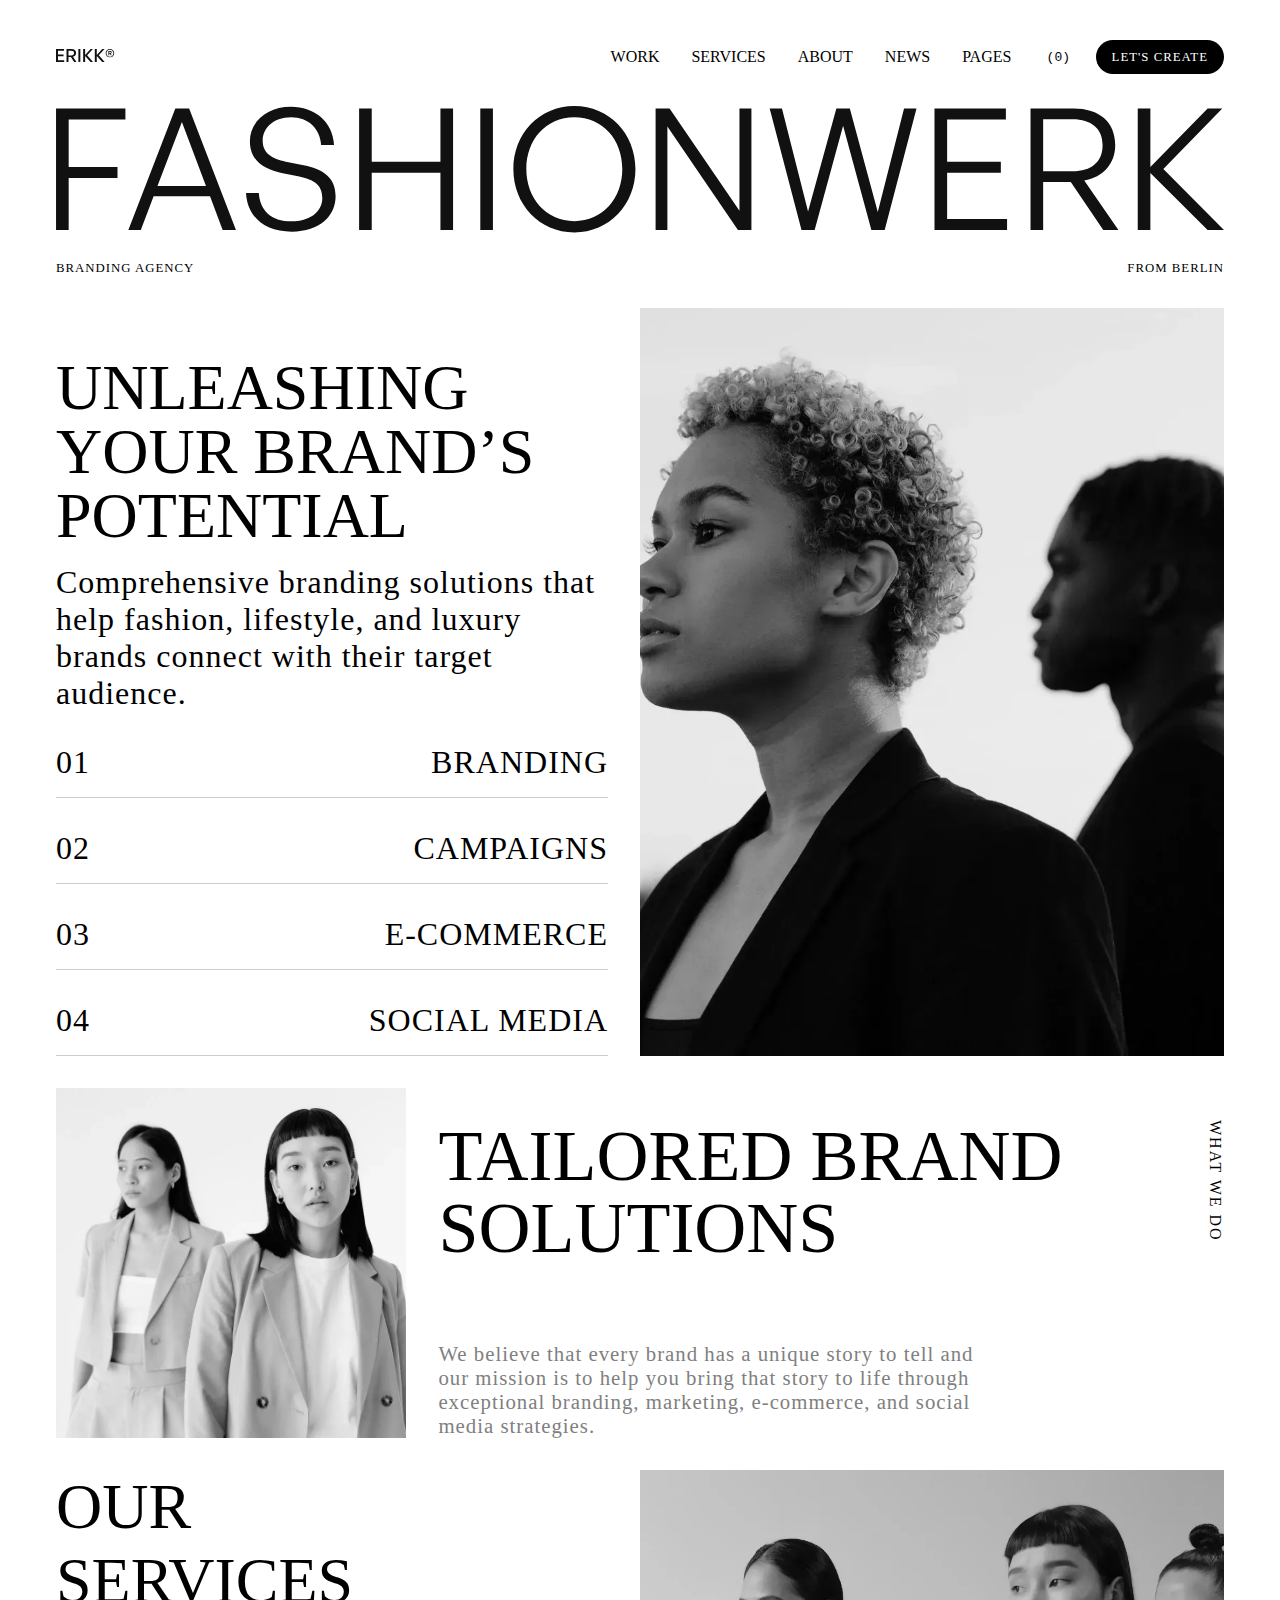
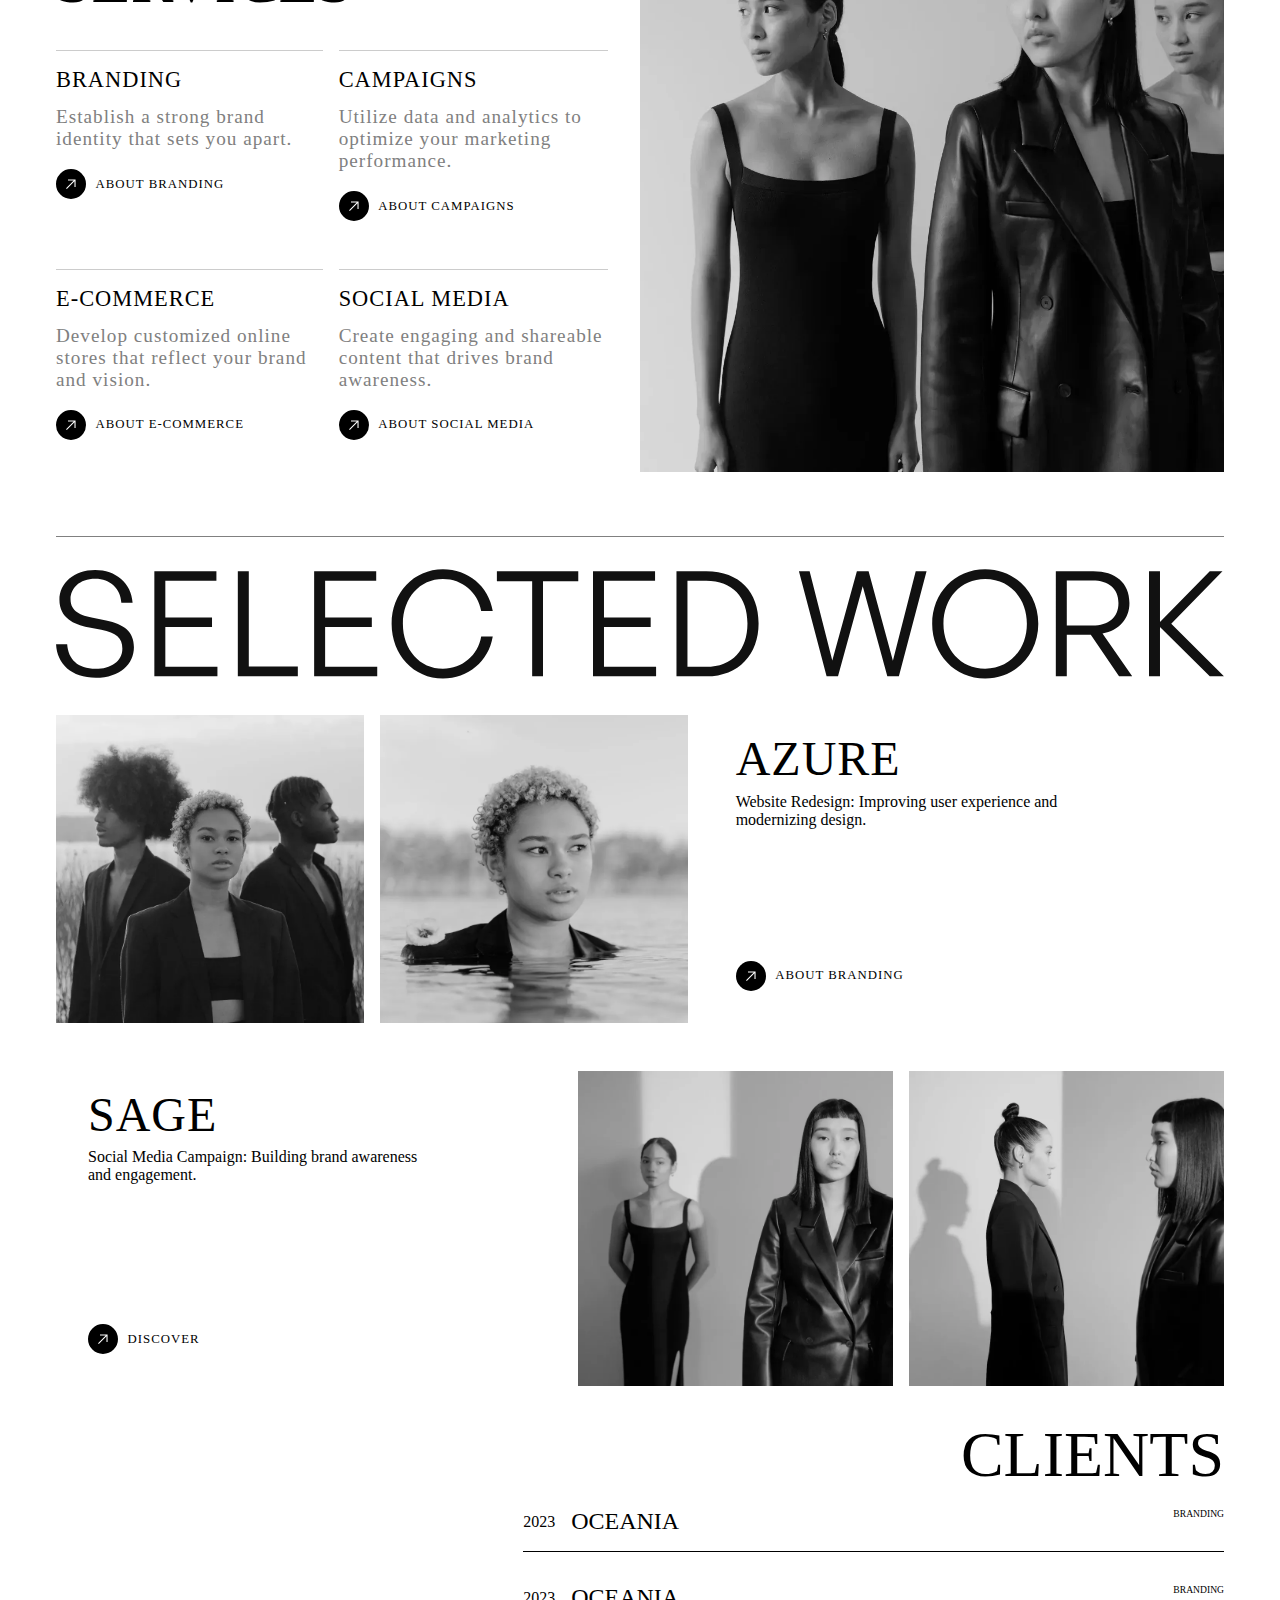
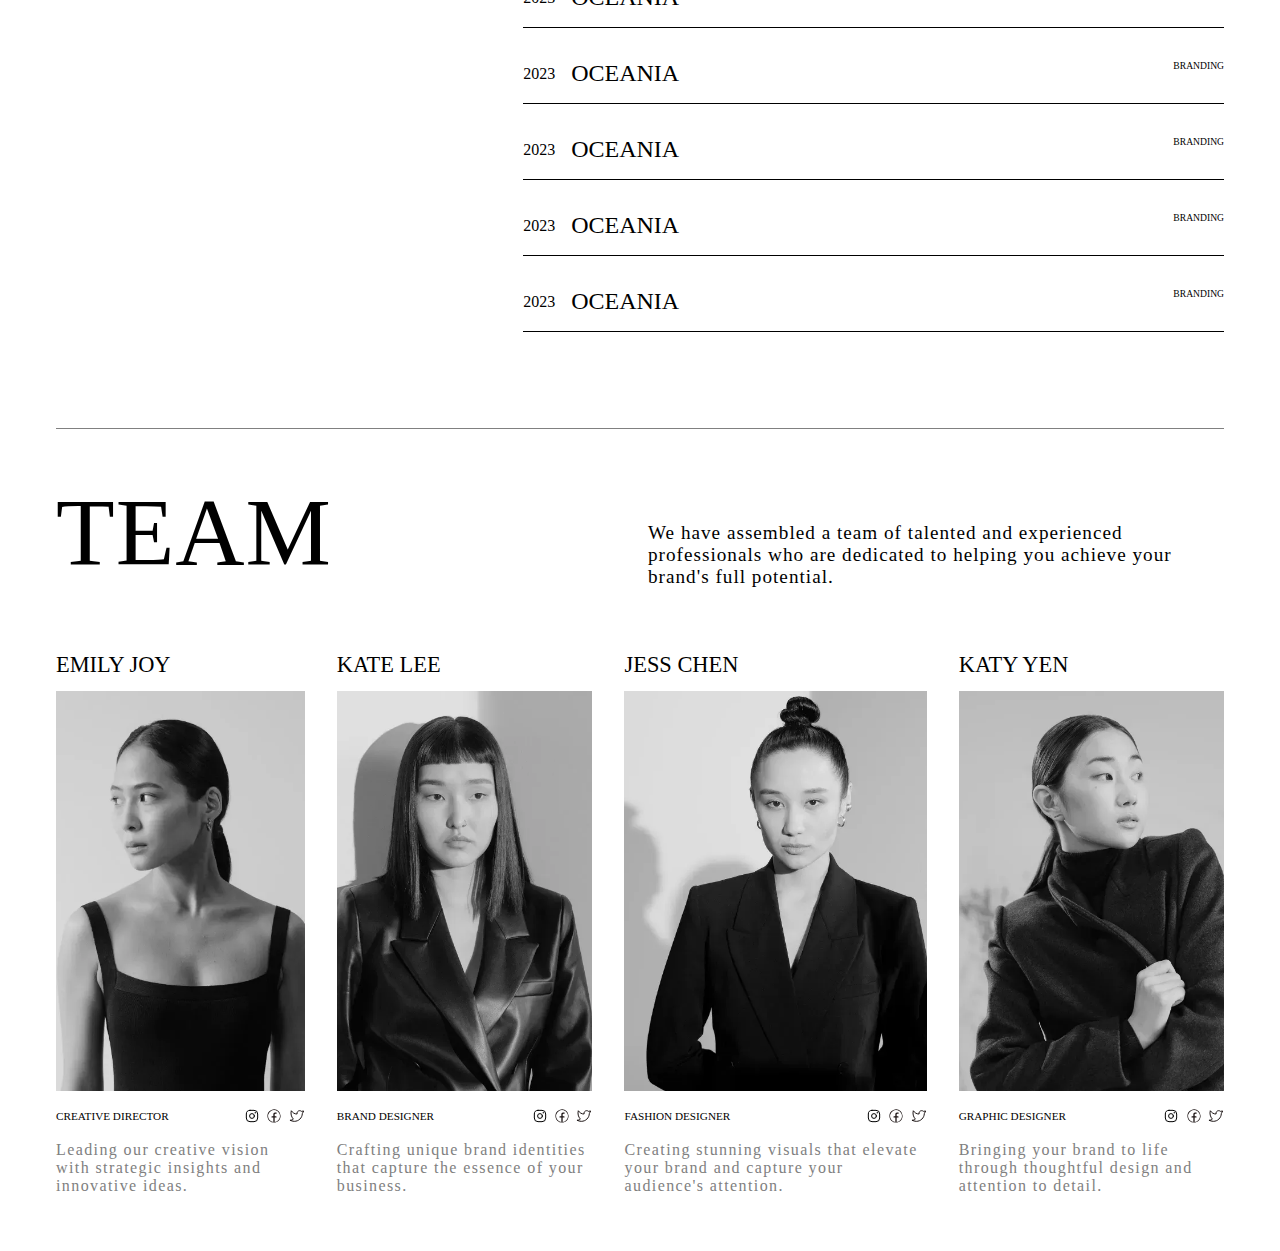
<file: Day-17 project/index.html>
<!DOCTYPE html>
<html lang="en">
  <head>
    <meta charset="UTF-8" />
    <meta name="viewport" content="width=device-width, initial-scale=1.0" />
    <link rel="stylesheet" href="style.css" />
    <title>Erikk - Webflow</title>
  </head>
  <body>
    <main id="main">
      <div class="content">
        <nav class="navbar">
          <div class="logo"><img src="./asset/logo.svg" /></div>
          <div class="items">
            <div class="menu">
              <a href="#">work</a>
              <a href="#">services</a>
              <a href="#">about</a>
              <a href="#">news</a>
              <a href="#">pages</a>
            </div>

            <div class="cart"><pre>(0)</pre></div>
            <a href="let's create" class="btn">let's create</a>
            <svg
              class="hamburger"
              xmlns="http://www.w3.org/2000/svg"
              width="16"
              height="16"
              viewBox="0 0 16 16"
            >
              <path
                fill="currentColor"
                fill-rule="evenodd"
                d="M0 3.75A.75.75 0 0 1 .75 3h14.5a.75.75 0 0 1 0 1.5H.75A.75.75 0 0 1 0 3.75M0 8a.75.75 0 0 1 .75-.75h14.5a.75.75 0 0 1 0 1.5H.75A.75.75 0 0 1 0 8m.75 3.5a.75.75 0 0 0 0 1.5h14.5a.75.75 0 0 0 0-1.5z"
                clip-rule="evenodd"
              />
            </svg>
          </div>
        </nav>

        <section class="view-1">
          <img src="./asset/fashion.svg" alt="" />
          <div class="text">
            <p class="left">Branding agency</p>
            <p class="right">from berlin</p>
          </div>
        </section>

        <section class="view-2">
          <img src="./asset/img1.webp" />
          <div class="detail">
            <h2>Unleash­ing Your Brand’s Potential</h2>
            <p>
              Comprehensive branding solutions that help fashion, lifestyle, and
              luxury brands connect with their target audience.
            </p>
            <div class="list">
                <div class="item">
                    <p>01</p>
                    <p>Branding</p>
                </div>
                <div class="item">
                    <p>02</p>
                    <p>Campaigns</p>
                </div>
                <div class="item">
                    <p>03</p>
                    <p>E-Commerce</p>
                </div>
                <div class="item">
                    <p>04</p>
                    <p>Social MEdia</p>
                </div>
        
               
          </div>
        </section>

        <section class="view-3">
            <img src="./asset/img2.webp">
            <div class="middle">
                <div class="first">
                    <h2>Tailored Brand Solu­tions</h2>
                    <p>We believe that every brand has a unique story to tell and our mission is to help you bring that story to life through exceptional branding, marketing, e-commerce, and social media strategies.</p>
                </div>

                <div class="second">
                    What we do
                </div>
            </div>
            
        </section>
        
          <section class="view-4">

  <div class="left">
    <h2>our services</h2>
    <div class="grid">


      <div class="card">
        <h3>branding</h3>
        <p>Establish a strong brand identity that sets you apart.</p>
        <div class="about">
          <div class="div">
            <a href=""><svg xmlns="http://www.w3.org/2000/svg" width="30" height="30" viewBox="0 0 32 32"><path fill="currentColor" d="M16 4L6 14l1.41 1.41L15 7.83V28h2V7.83l7.59 7.58L26 14z"/></svg>About Branding</a>
          </div>
        </div>
      </div>

      <div class="card">
        <h3>Campaigns</h3>
        <p>Utilize data and analytics to optimize your marketing performance.</p>
        <div class="about">
          <div class="div">
            <a href=""><svg xmlns="http://www.w3.org/2000/svg" width="30" height="30" viewBox="0 0 32 32"><path fill="currentColor" d="M16 4L6 14l1.41 1.41L15 7.83V28h2V7.83l7.59 7.58L26 14z"/></svg>About Campaigns</a>
          </div>
        </div>
      </div>

      <div class="card">
        <h3>E-Commerce</h3>
        <p>Develop customized online stores that reflect your brand and vision.</p>
        <div class="about">
          <div class="div">
            <a href=""><svg xmlns="http://www.w3.org/2000/svg" width="30" height="30" viewBox="0 0 32 32"><path fill="currentColor" d="M16 4L6 14l1.41 1.41L15 7.83V28h2V7.83l7.59 7.58L26 14z"/></svg>About e-Commerce</a>
          </div>
        </div>
      </div>

      <div class="card">
        <h3>Social Media</h3>
        <p>Create engaging and shareable content that drives brand awareness.</p>
        <div class="about">
          <div class="div">
            <a href=""><svg xmlns="http://www.w3.org/2000/svg" width="30" height="30" viewBox="0 0 32 32"><path fill="currentColor" d="M16 4L6 14l1.41 1.41L15 7.83V28h2V7.83l7.59 7.58L26 14z"/></svg>About Social Media</a>
          </div>
        </div>
      </div>

 


    </div>
  </div>

 <img class="img3" src="./asset/img3.webp" >

         </section>

         <section class="view-5">
        <img src="./asset/selectedwork.svg" alt="">
           <div class="gallery">
             <div class="list-first">
              <img class="one" src="./asset/img4.webp" >
             <img class="two" src="./asset/img5.webp" >

            <div class="card">
              <div>
                <h4 class="heading">Azure</h4>
              <p>Website Redesign: Improving user experience and modernizing design.</p>
              </div>

              <div class="div">
                <a href=""><svg xmlns="http://www.w3.org/2000/svg" width="30" height="30" viewBox="0 0 32 32"><path fill="currentColor" d="M16 4L6 14l1.41 1.41L15 7.83V28h2V7.83l7.59 7.58L26 14z"/></svg>About Branding</a>
              </div>
            </div>
             </div>

             <div class="list-second">

              <div class="card">
            <div>
              <h4 class="heading">Sage</h4>
              <p>Social Media Campaign: Building brand awareness and engagement.</p>
            </div>
  
                <div class="div">
                  <a href=""><svg xmlns="http://www.w3.org/2000/svg" width="30" height="30" viewBox="0 0 32 32"><path fill="currentColor" d="M16 4L6 14l1.41 1.41L15 7.83V28h2V7.83l7.59 7.58L26 14z"/></svg>Discover</a>
                </div>
              </div>
  
              <img class="three" src="./asset/img6.webp" >
               <img class="four" src="./asset/img7.webp" >

             </div>

 

           
            

           </div>

          </h2>
         </section>

         <section class="view-6">
        <div class="container">
          <h2 class="head">CLIENTS</h2>
          <div class="list">

            <div class="list-item">
              <div class="left">
                2023 <p>oceania</p>
              </div>
              <div class="right">
                Branding 
              </div>
            </div>

            <div class="list-item">
              <div class="left">
                2023 <p>oceania</p>
              </div>
              <div class="right">
                Branding 
              </div>
            </div>

            <div class="list-item">
              <div class="left">
                2023 <p>oceania</p>
              </div>
              <div class="right">
                Branding 
              </div>
            </div>

            <div class="list-item">
              <div class="left">
                2023 <p>oceania</p>
              </div>
              <div class="right">
                Branding 
              </div>
            </div>

            <div class="list-item">
              <div class="left">
                2023 <p>oceania</p>
              </div>
              <div class="right">
                Branding 
              </div>
            </div>

            <div class="list-item">
              <div class="left">
                2023 <p>oceania</p>
              </div>
              <div class="right">
                Branding 
              </div>
            </div>


          </div>
        </div>
         </section>

         <section class="view-7">

          <div class="first">
            <h2>TEAM</h2>
            <p>We have assembled a team of talented and experienced professionals who are dedicated to helping you achieve your brand's full potential.</p>
          </div>
          <div class="second">
            <div class="card">
              <p class="title">
                Emily Joy
              </p>
              <img src="./asset/emily.webp" alt="">
              <div class="posIcon">
                <p>creative director</p>
                <div class="icons">

                  <svg xmlns="http://www.w3.org/2000/svg" width="24" height="24" viewBox="0 0 24 24"><g fill="none"><rect width="17" height="17" x="3.5" y="3.5" stroke="currentColor" stroke-linecap="round" stroke-linejoin="round" stroke-width="1.5" rx="5.5"/><circle cx="12" cy="12" r="3.606" stroke="currentColor" stroke-linecap="round" stroke-linejoin="round" stroke-width="1.5"/><circle cx="16.894" cy="7.106" r="1.03" fill="currentColor"/></g></svg>

                  <svg xmlns="http://www.w3.org/2000/svg" width="24" height="24" viewBox="0 0 24 24"><path fill="#1c1414" d="M19.02 4.975A9.93 9.93 0 0 0 2.07 12A9.935 9.935 0 0 0 12 21.935a10 10 0 0 0 3.8-.75a10.2 10.2 0 0 0 3.22-2.16a9.934 9.934 0 0 0 0-14.05m-.7 13.34a8.92 8.92 0 0 1-5.32 2.57v-6.56h1.88a1 1 0 0 0 0-2H13v-2.74a1 1 0 0 1 1-1h1.2a1 1 0 0 0 0-2h-1.7a2.5 2.5 0 0 0-2.5 2.5v3.24H9.13a1 1 0 1 0 0 2H11v6.56a8.919 8.919 0 1 1 9.26-5.47a9.1 9.1 0 0 1-1.94 2.9"/></svg>

                  <svg xmlns="http://www.w3.org/2000/svg" width="24" height="24" viewBox="0 0 24 24"><path fill="none" stroke="#1c1414" stroke-linecap="round" stroke-linejoin="round" stroke-width="1.5" d="M2 18.5C3.765 19.521 5.814 20 8 20c6.48 0 11.762-5.137 11.992-11.562L22 4.5l-3.354.5A4 4 0 0 0 16 4c-2.572 0-4.5 2.517-3.88 4.98c-3.552.23-6.771-1.959-8.633-4.875c-1.236 4.197-.09 9.251 3.013 12.366c0 1.176-3 1.878-4.5 2.029" color="#1c1414"/></svg>


                </div>

              </div>
              <p class="description">Leading our creative vision with strategic insights and innovative ideas.</p>
            </div>

            <div class="card">
              <p class="title">
                Kate Lee
              </p>
              <img src="./asset/kate.webp" alt="">
              <div class="posIcon">
                <p>Brand Designer</p>
                <div class="icons">

                  <svg xmlns="http://www.w3.org/2000/svg" width="24" height="24" viewBox="0 0 24 24"><g fill="none"><rect width="17" height="17" x="3.5" y="3.5" stroke="currentColor" stroke-linecap="round" stroke-linejoin="round" stroke-width="1.5" rx="5.5"/><circle cx="12" cy="12" r="3.606" stroke="currentColor" stroke-linecap="round" stroke-linejoin="round" stroke-width="1.5"/><circle cx="16.894" cy="7.106" r="1.03" fill="currentColor"/></g></svg>

                  <svg xmlns="http://www.w3.org/2000/svg" width="24" height="24" viewBox="0 0 24 24"><path fill="#1c1414" d="M19.02 4.975A9.93 9.93 0 0 0 2.07 12A9.935 9.935 0 0 0 12 21.935a10 10 0 0 0 3.8-.75a10.2 10.2 0 0 0 3.22-2.16a9.934 9.934 0 0 0 0-14.05m-.7 13.34a8.92 8.92 0 0 1-5.32 2.57v-6.56h1.88a1 1 0 0 0 0-2H13v-2.74a1 1 0 0 1 1-1h1.2a1 1 0 0 0 0-2h-1.7a2.5 2.5 0 0 0-2.5 2.5v3.24H9.13a1 1 0 1 0 0 2H11v6.56a8.919 8.919 0 1 1 9.26-5.47a9.1 9.1 0 0 1-1.94 2.9"/></svg>

                  <svg xmlns="http://www.w3.org/2000/svg" width="24" height="24" viewBox="0 0 24 24"><path fill="none" stroke="#1c1414" stroke-linecap="round" stroke-linejoin="round" stroke-width="1.5" d="M2 18.5C3.765 19.521 5.814 20 8 20c6.48 0 11.762-5.137 11.992-11.562L22 4.5l-3.354.5A4 4 0 0 0 16 4c-2.572 0-4.5 2.517-3.88 4.98c-3.552.23-6.771-1.959-8.633-4.875c-1.236 4.197-.09 9.251 3.013 12.366c0 1.176-3 1.878-4.5 2.029" color="#1c1414"/></svg>


                </div>

              </div>
              <p class="description">Crafting unique brand identities that capture the essence of your business.</p>
            </div>

            <div class="card">
              <p class="title">
                Jess Chen
              </p>
              <img src="./asset/jess.webp" alt="">
              <div class="posIcon">
                <p>Fashion Designer</p>
                <div class="icons">

                  <svg xmlns="http://www.w3.org/2000/svg" width="24" height="24" viewBox="0 0 24 24"><g fill="none"><rect width="17" height="17" x="3.5" y="3.5" stroke="currentColor" stroke-linecap="round" stroke-linejoin="round" stroke-width="1.5" rx="5.5"/><circle cx="12" cy="12" r="3.606" stroke="currentColor" stroke-linecap="round" stroke-linejoin="round" stroke-width="1.5"/><circle cx="16.894" cy="7.106" r="1.03" fill="currentColor"/></g></svg>

                  <svg xmlns="http://www.w3.org/2000/svg" width="24" height="24" viewBox="0 0 24 24"><path fill="#1c1414" d="M19.02 4.975A9.93 9.93 0 0 0 2.07 12A9.935 9.935 0 0 0 12 21.935a10 10 0 0 0 3.8-.75a10.2 10.2 0 0 0 3.22-2.16a9.934 9.934 0 0 0 0-14.05m-.7 13.34a8.92 8.92 0 0 1-5.32 2.57v-6.56h1.88a1 1 0 0 0 0-2H13v-2.74a1 1 0 0 1 1-1h1.2a1 1 0 0 0 0-2h-1.7a2.5 2.5 0 0 0-2.5 2.5v3.24H9.13a1 1 0 1 0 0 2H11v6.56a8.919 8.919 0 1 1 9.26-5.47a9.1 9.1 0 0 1-1.94 2.9"/></svg>

                  <svg xmlns="http://www.w3.org/2000/svg" width="24" height="24" viewBox="0 0 24 24"><path fill="none" stroke="#1c1414" stroke-linecap="round" stroke-linejoin="round" stroke-width="1.5" d="M2 18.5C3.765 19.521 5.814 20 8 20c6.48 0 11.762-5.137 11.992-11.562L22 4.5l-3.354.5A4 4 0 0 0 16 4c-2.572 0-4.5 2.517-3.88 4.98c-3.552.23-6.771-1.959-8.633-4.875c-1.236 4.197-.09 9.251 3.013 12.366c0 1.176-3 1.878-4.5 2.029" color="#1c1414"/></svg>


                </div>

              </div>
              <p class="description">Creating stunning visuals that elevate your brand and capture your audience's attention.</p>
            </div>

            <div class="card">
              <p class="title">
                Katy Yen
              </p>
              <img src="./asset/katy.webp" alt="">
              <div class="posIcon">
                <p>Graphic Designer</p>
                <div class="icons">

                  <svg xmlns="http://www.w3.org/2000/svg" width="24" height="24" viewBox="0 0 24 24"><g fill="none"><rect width="17" height="17" x="3.5" y="3.5" stroke="currentColor" stroke-linecap="round" stroke-linejoin="round" stroke-width="1.5" rx="5.5"/><circle cx="12" cy="12" r="3.606" stroke="currentColor" stroke-linecap="round" stroke-linejoin="round" stroke-width="1.5"/><circle cx="16.894" cy="7.106" r="1.03" fill="currentColor"/></g></svg>

                  <svg xmlns="http://www.w3.org/2000/svg" width="24" height="24" viewBox="0 0 24 24"><path fill="#1c1414" d="M19.02 4.975A9.93 9.93 0 0 0 2.07 12A9.935 9.935 0 0 0 12 21.935a10 10 0 0 0 3.8-.75a10.2 10.2 0 0 0 3.22-2.16a9.934 9.934 0 0 0 0-14.05m-.7 13.34a8.92 8.92 0 0 1-5.32 2.57v-6.56h1.88a1 1 0 0 0 0-2H13v-2.74a1 1 0 0 1 1-1h1.2a1 1 0 0 0 0-2h-1.7a2.5 2.5 0 0 0-2.5 2.5v3.24H9.13a1 1 0 1 0 0 2H11v6.56a8.919 8.919 0 1 1 9.26-5.47a9.1 9.1 0 0 1-1.94 2.9"/></svg>

                  <svg xmlns="http://www.w3.org/2000/svg" width="24" height="24" viewBox="0 0 24 24"><path fill="none" stroke="#1c1414" stroke-linecap="round" stroke-linejoin="round" stroke-width="1.5" d="M2 18.5C3.765 19.521 5.814 20 8 20c6.48 0 11.762-5.137 11.992-11.562L22 4.5l-3.354.5A4 4 0 0 0 16 4c-2.572 0-4.5 2.517-3.88 4.98c-3.552.23-6.771-1.959-8.633-4.875c-1.236 4.197-.09 9.251 3.013 12.366c0 1.176-3 1.878-4.5 2.029" color="#1c1414"/></svg>


                </div>

              </div>
              <p class="description">Bringing your brand to life through thoughtful design and attention to detail.</p>
            </div>

           

          </div>

         </section>


      </div>
    </main>
  </body>
</html>
</file>
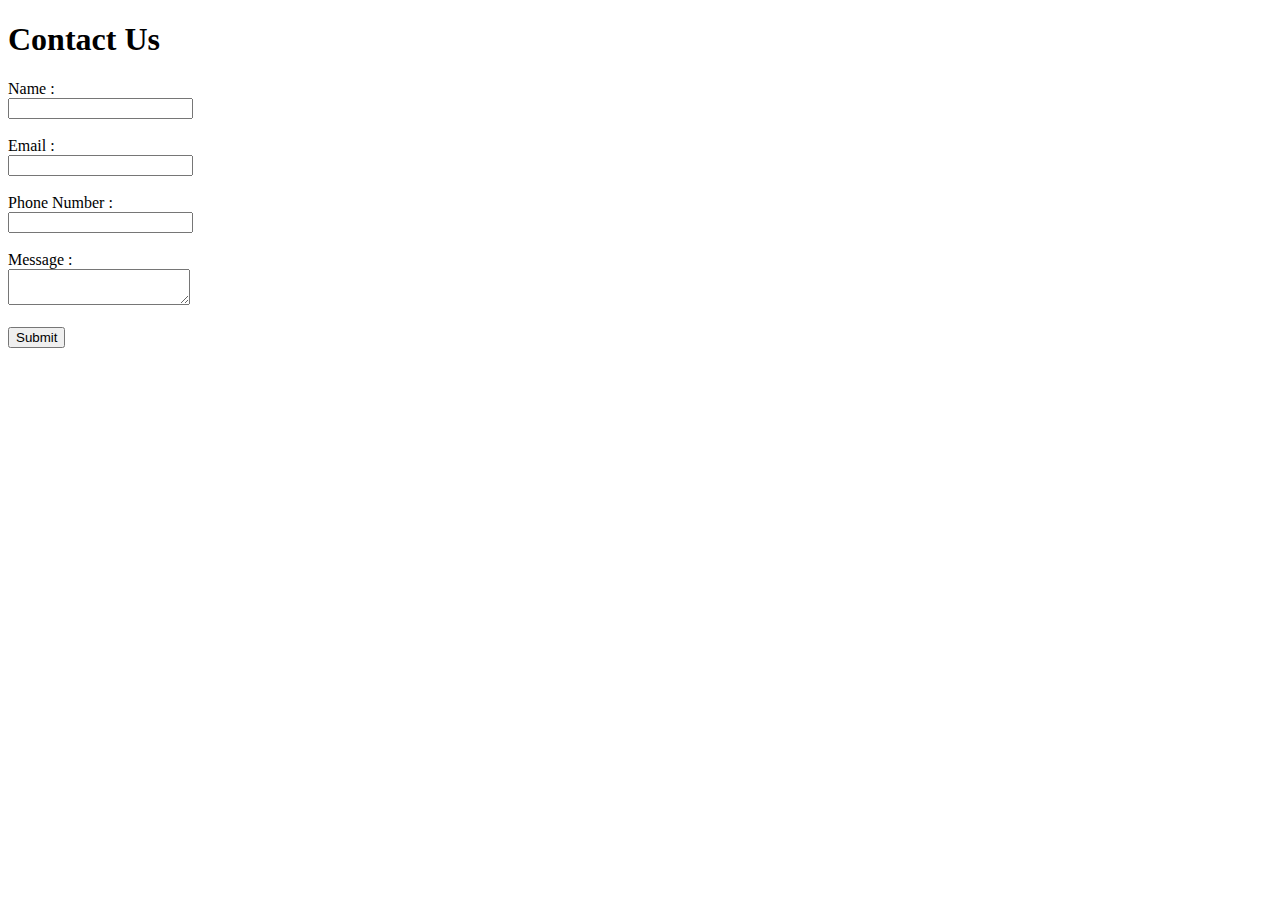
<file: Day-4/index.html>
<!DOCTYPE html>
<html lang="en">
  <head>
    <meta charset="UTF-8" />
    <meta name="viewport" content="width=device-width, initial-scale=1.0" />
    <title>Form</title>
  
  </head>
  <body>
    <h1>Contact Us</h1>
    <form action="">
      <label for="name">Name :</label><br />
      <input id="name" type="text" name="" />
      <br />
      <br />

      <label for="email">Email :</label><br />
      <input id="email" type="email" name="" />
      <br />
      <br />

      <label for="number">Phone Number :</label><br />
      <input id="number" type="number" name="" />
      <br />
      <br />

      <label for="message">Message :</label><br />
      <textarea name="message" id="message"> </textarea>
      <br />
      <br />
      <input type="submit" value="Submit" />
    </form>
  </body>
</html>
</file>
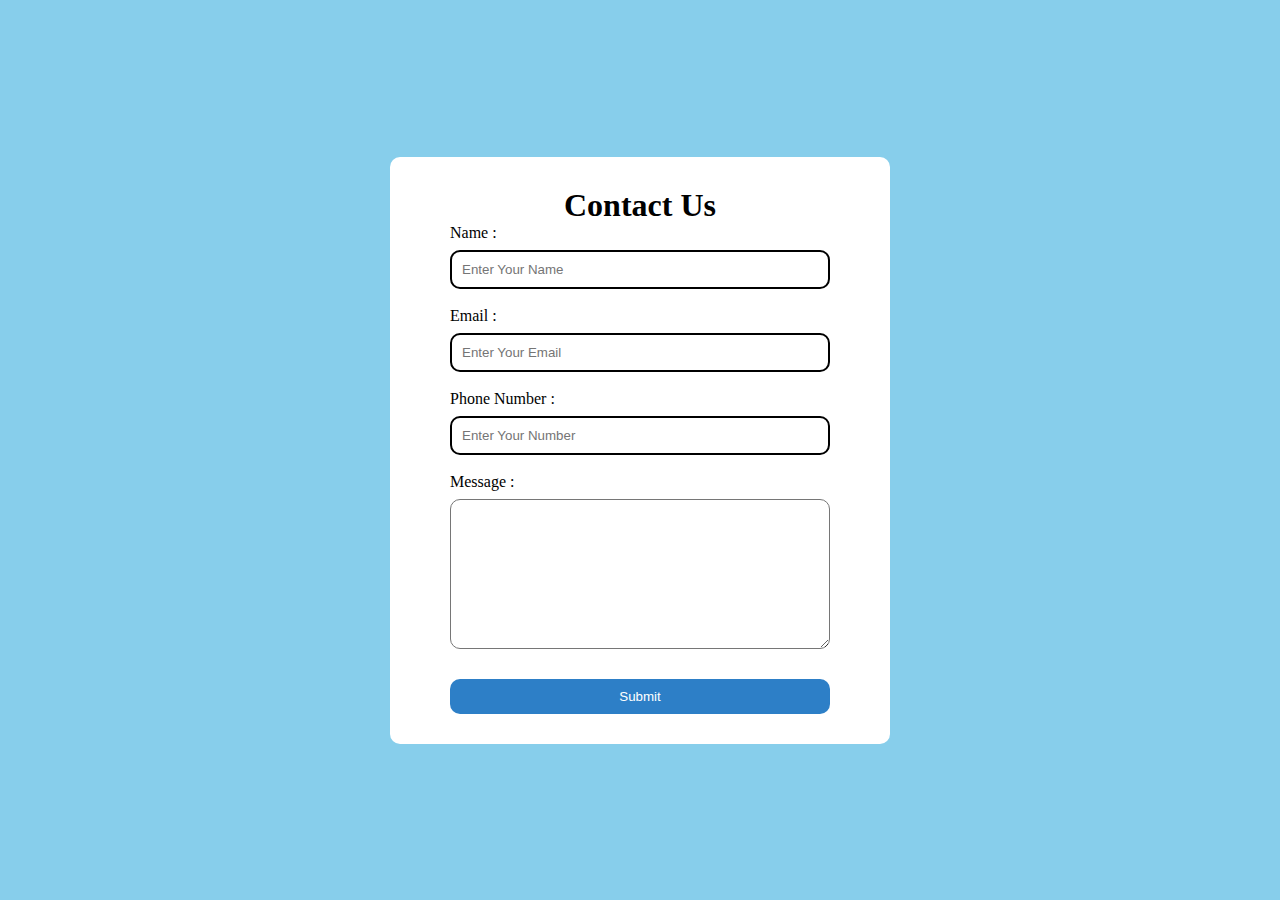
<file: Day-6/index.html>
<!DOCTYPE html>
<html lang="en">
  <head>
    <meta charset="UTF-8" />
    <meta name="viewport" content="width=device-width, initial-scale=1.0" />
    <title>Form</title>
    <link rel="stylesheet" href="style.css">
    
  </head>
  <body>
    <div>
        
        <form >
          <h1>Contact Us</h1>
          <label for="name">Name :</label><br />
          <input id="name" type="text"  placeholder="Enter Your Name" />
          <br />
          <br />
    
          <label for="email">Email :</label><br />
          <input id="email" type="email"  placeholder="Enter Your Email"/>
          <br />
          <br />
    
          <label for="number">Phone Number :</label><br />
          <input id="number" type="number"  placeholder="Enter Your Number"/>
          <br />
          <br />
    
          <label for="message">Message :</label><br />
          <textarea name="message" id="message" placeholder="Your message here" > </textarea>
          <br />
          <br />
         
          <input type="submit" value="Submit" id="submit"/>
        </form>
      
    </div>
   
  </body>
</html>
</file>
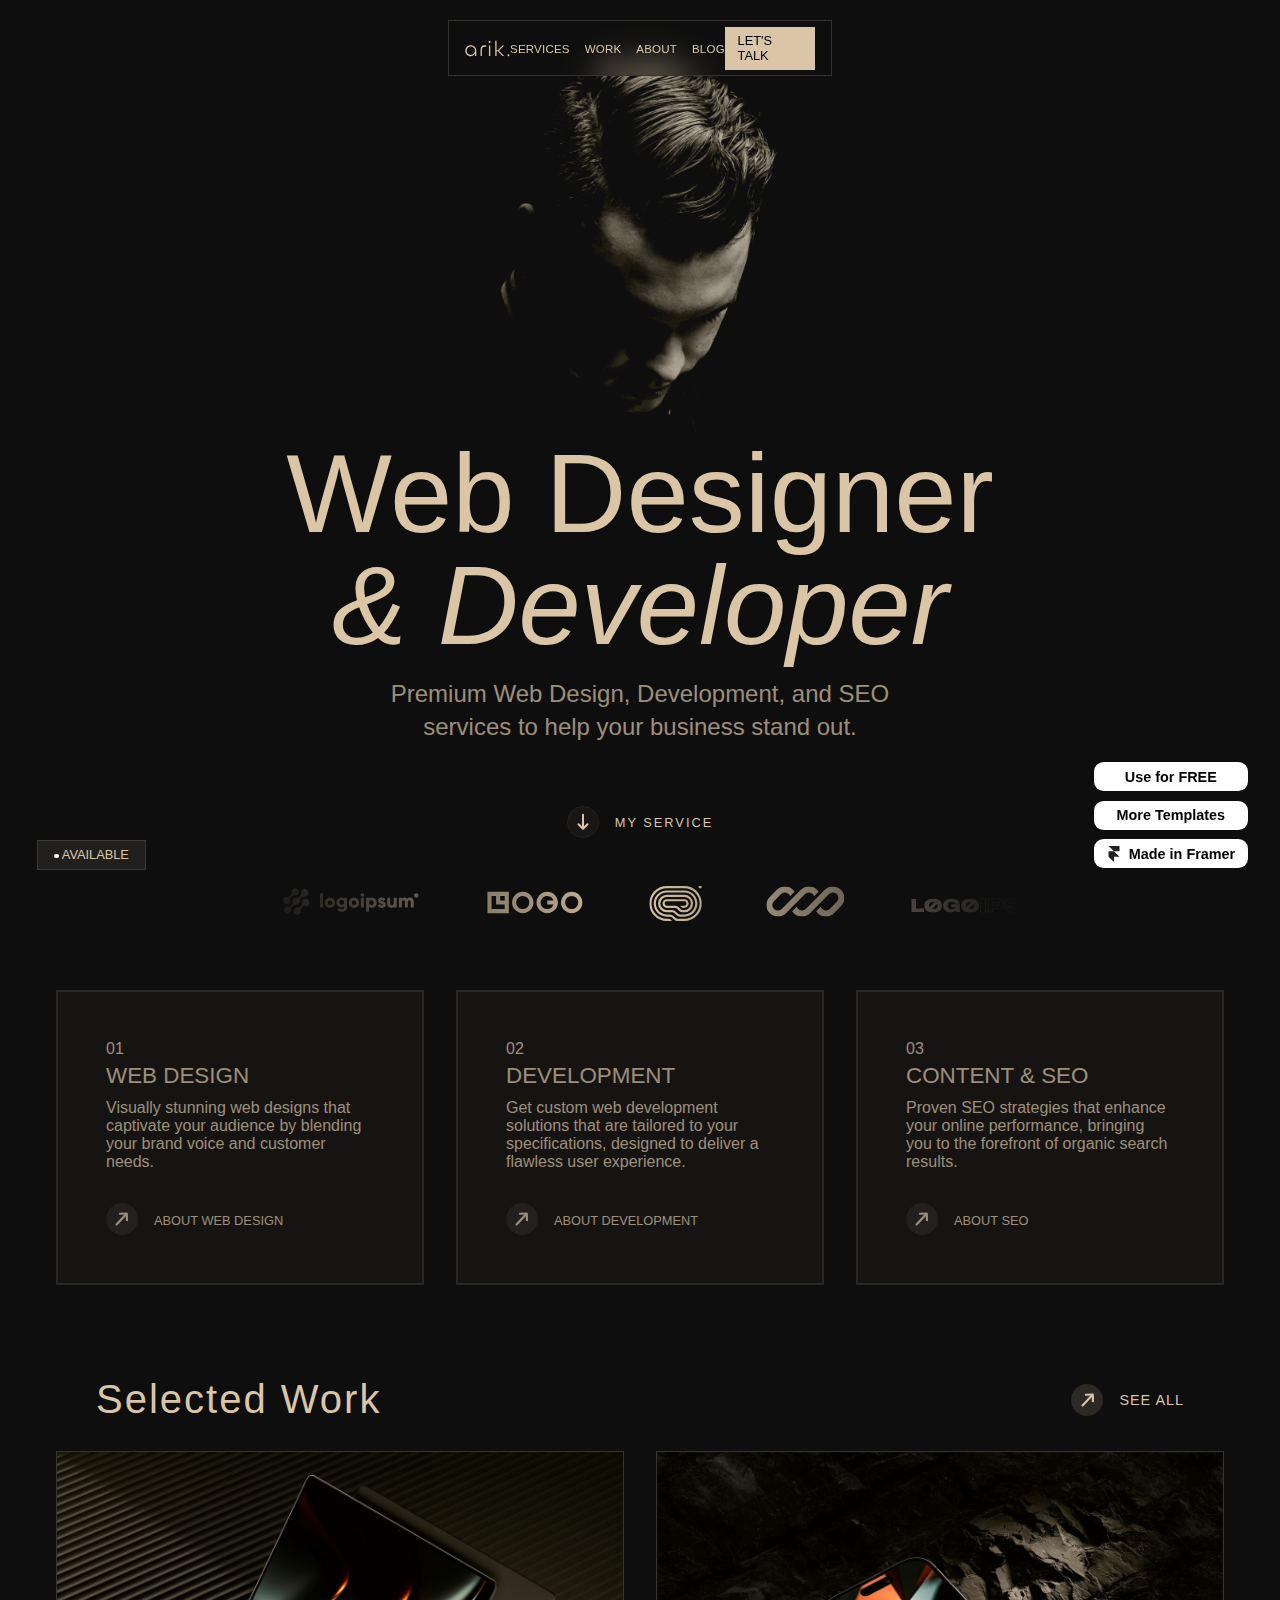
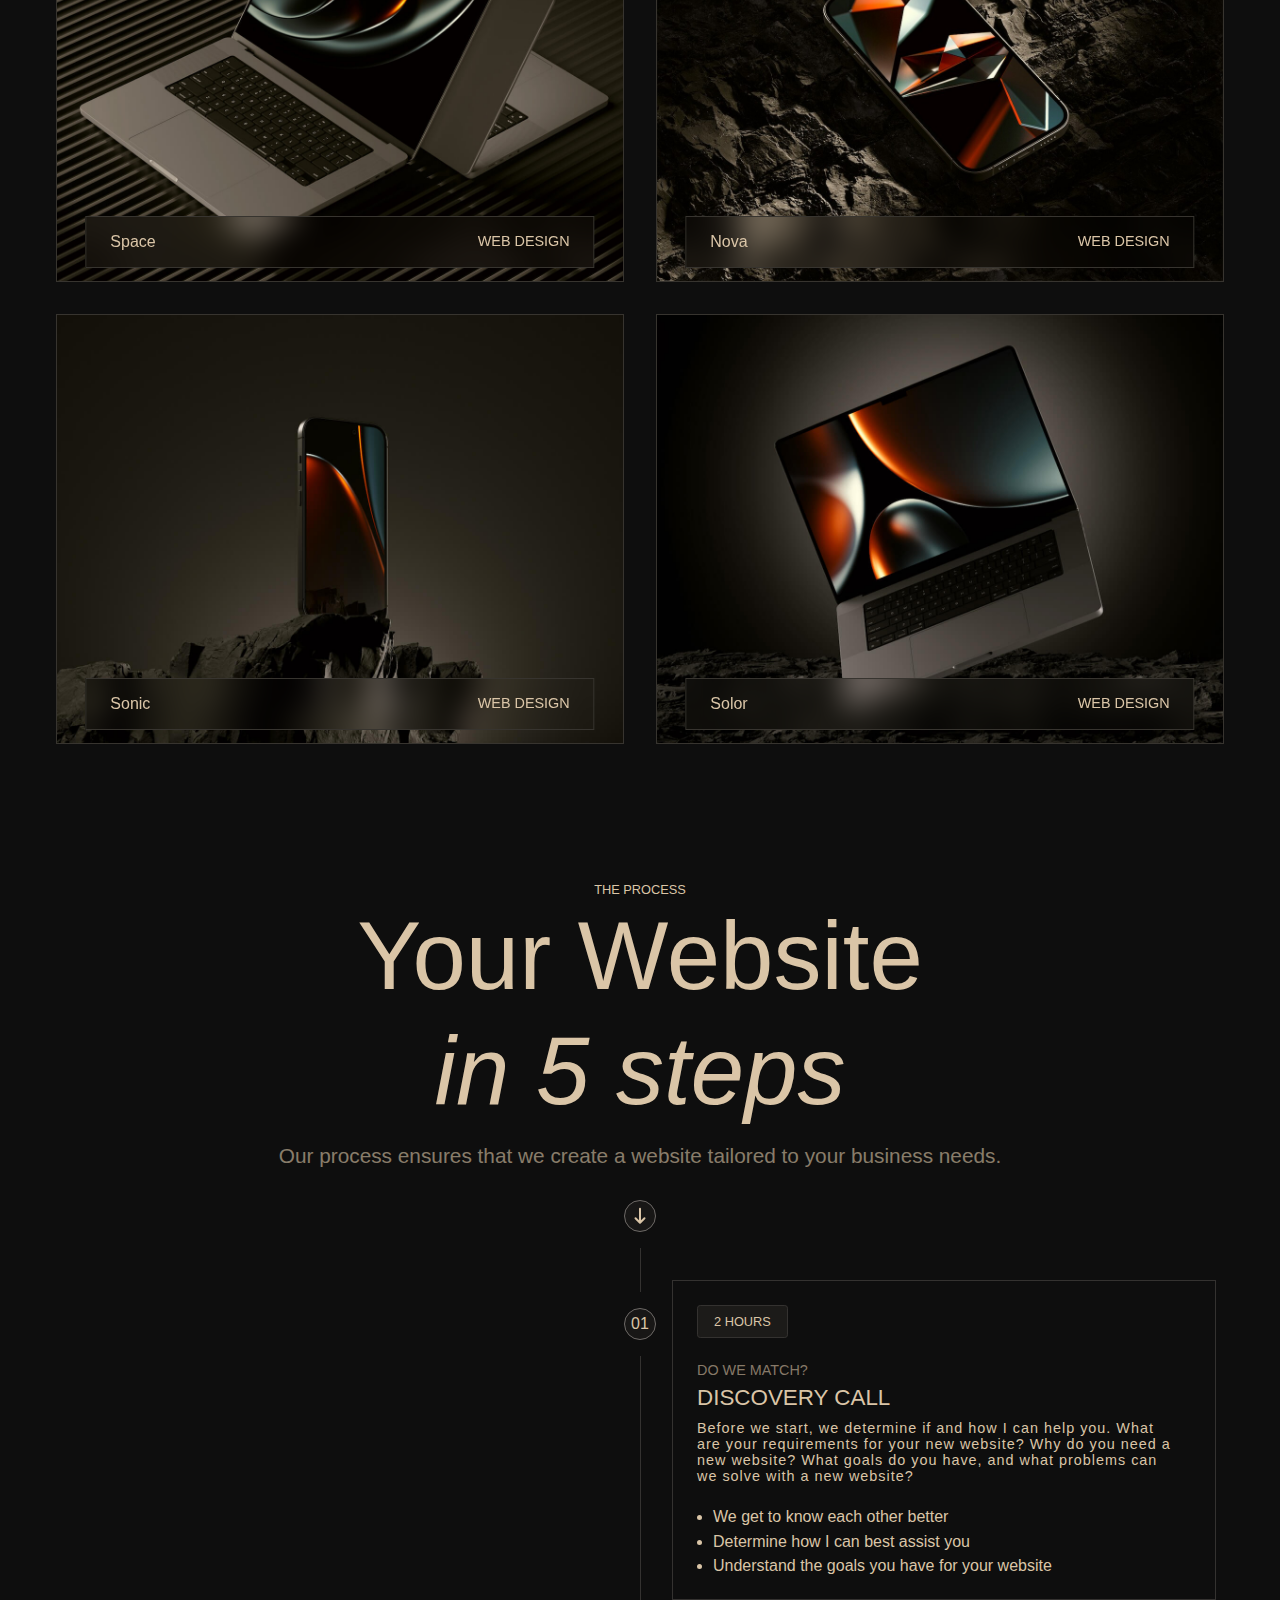
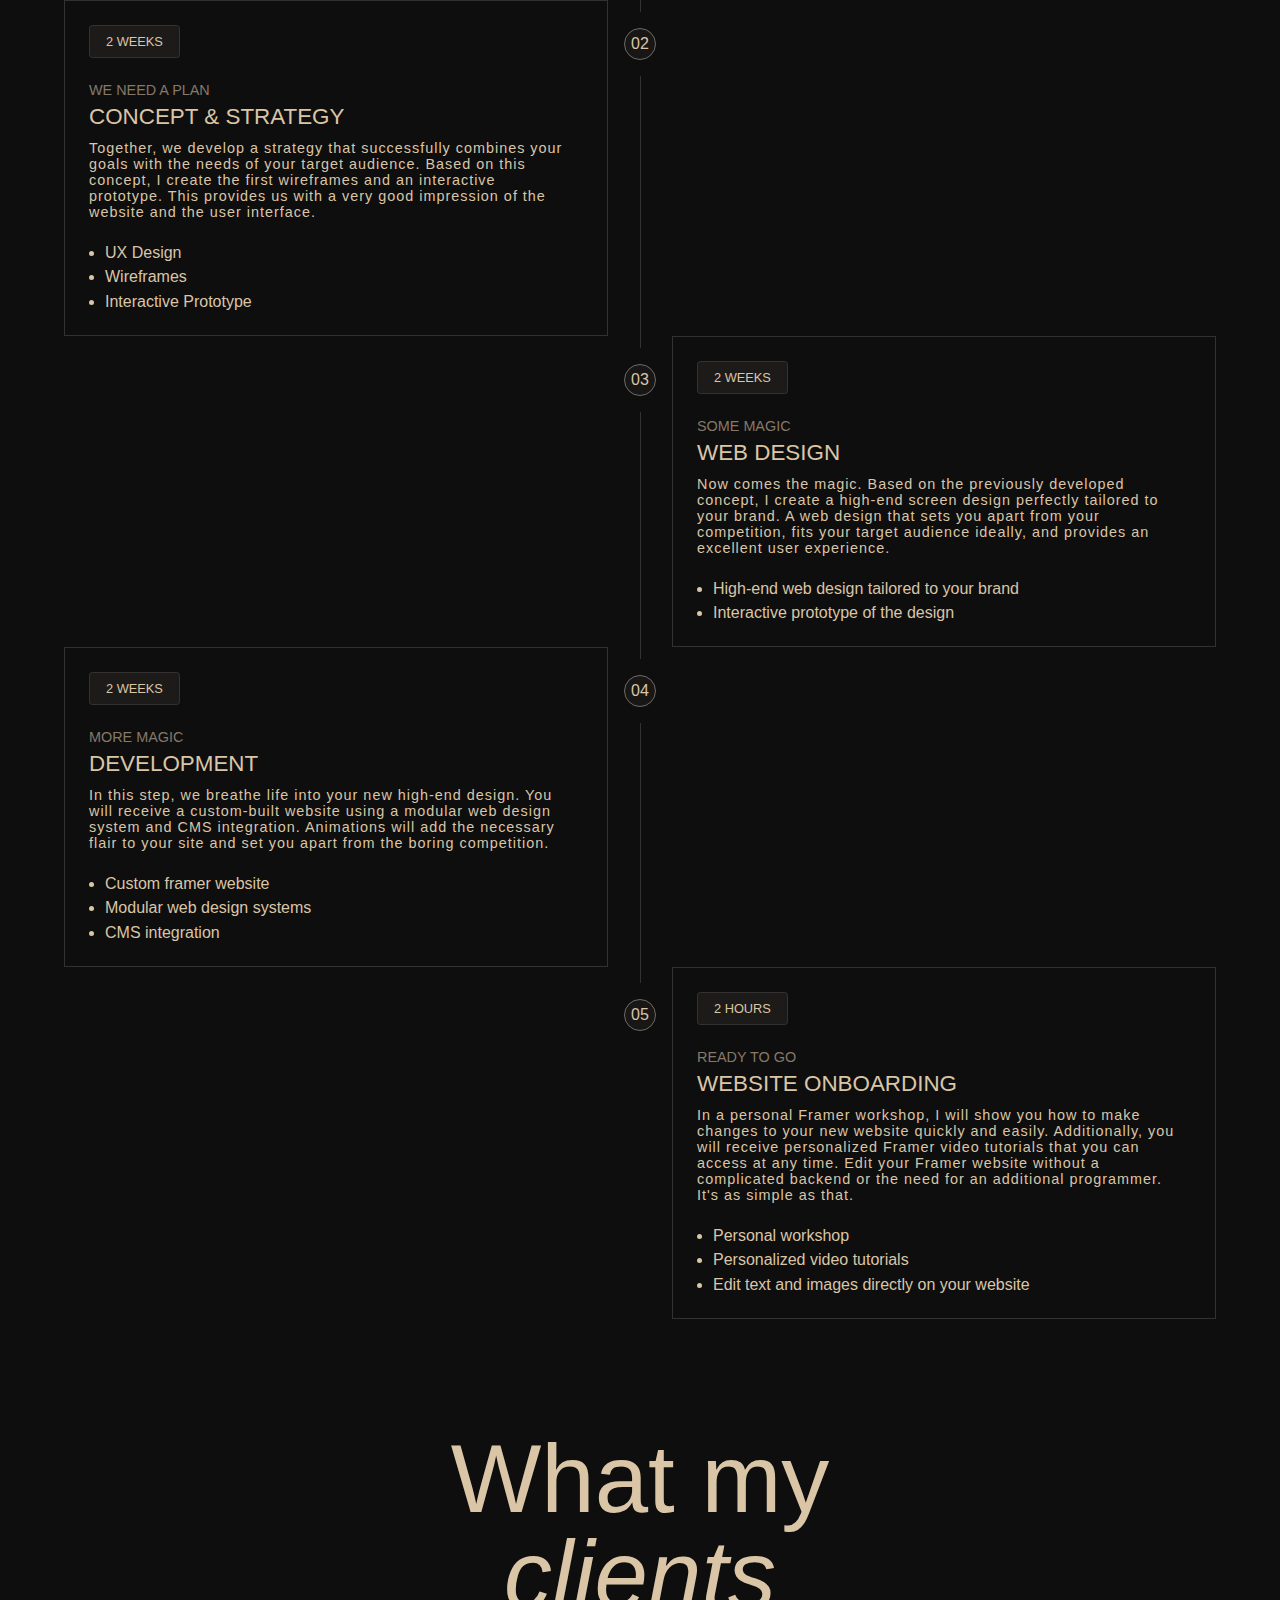
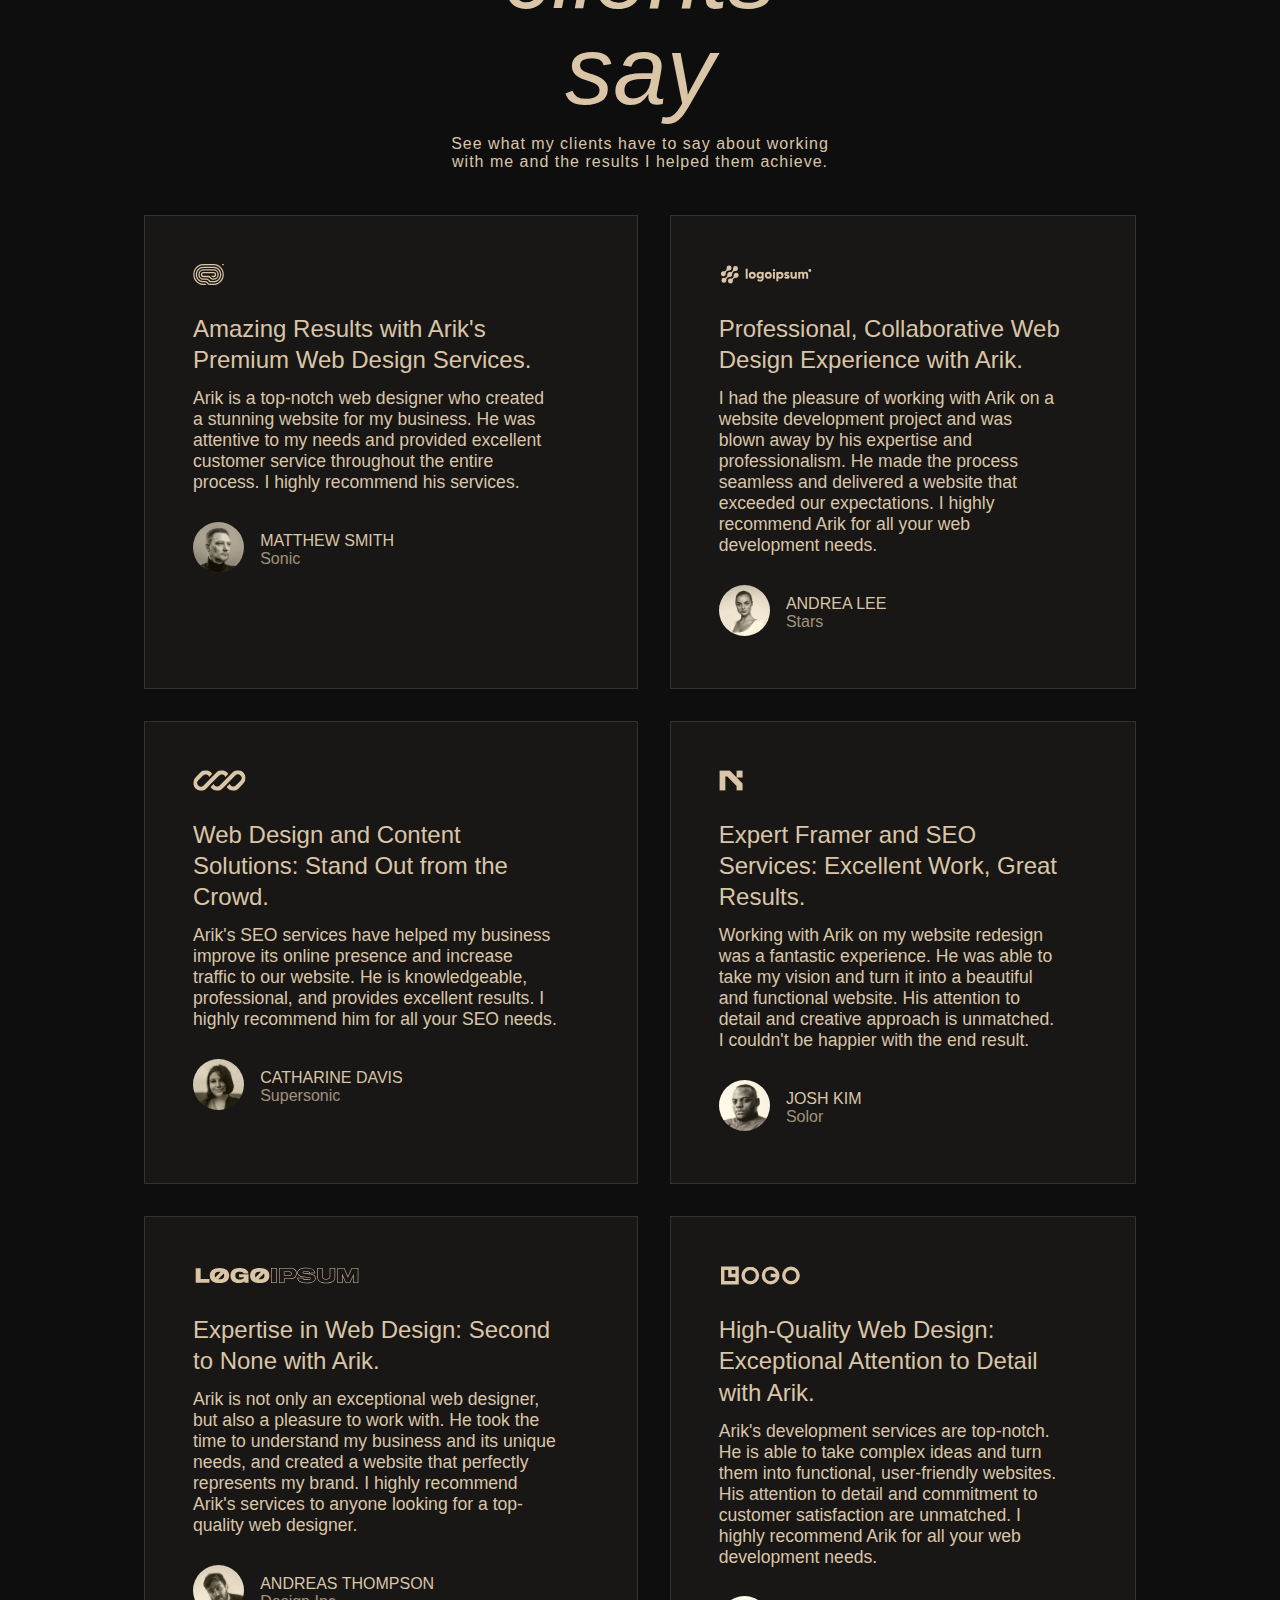
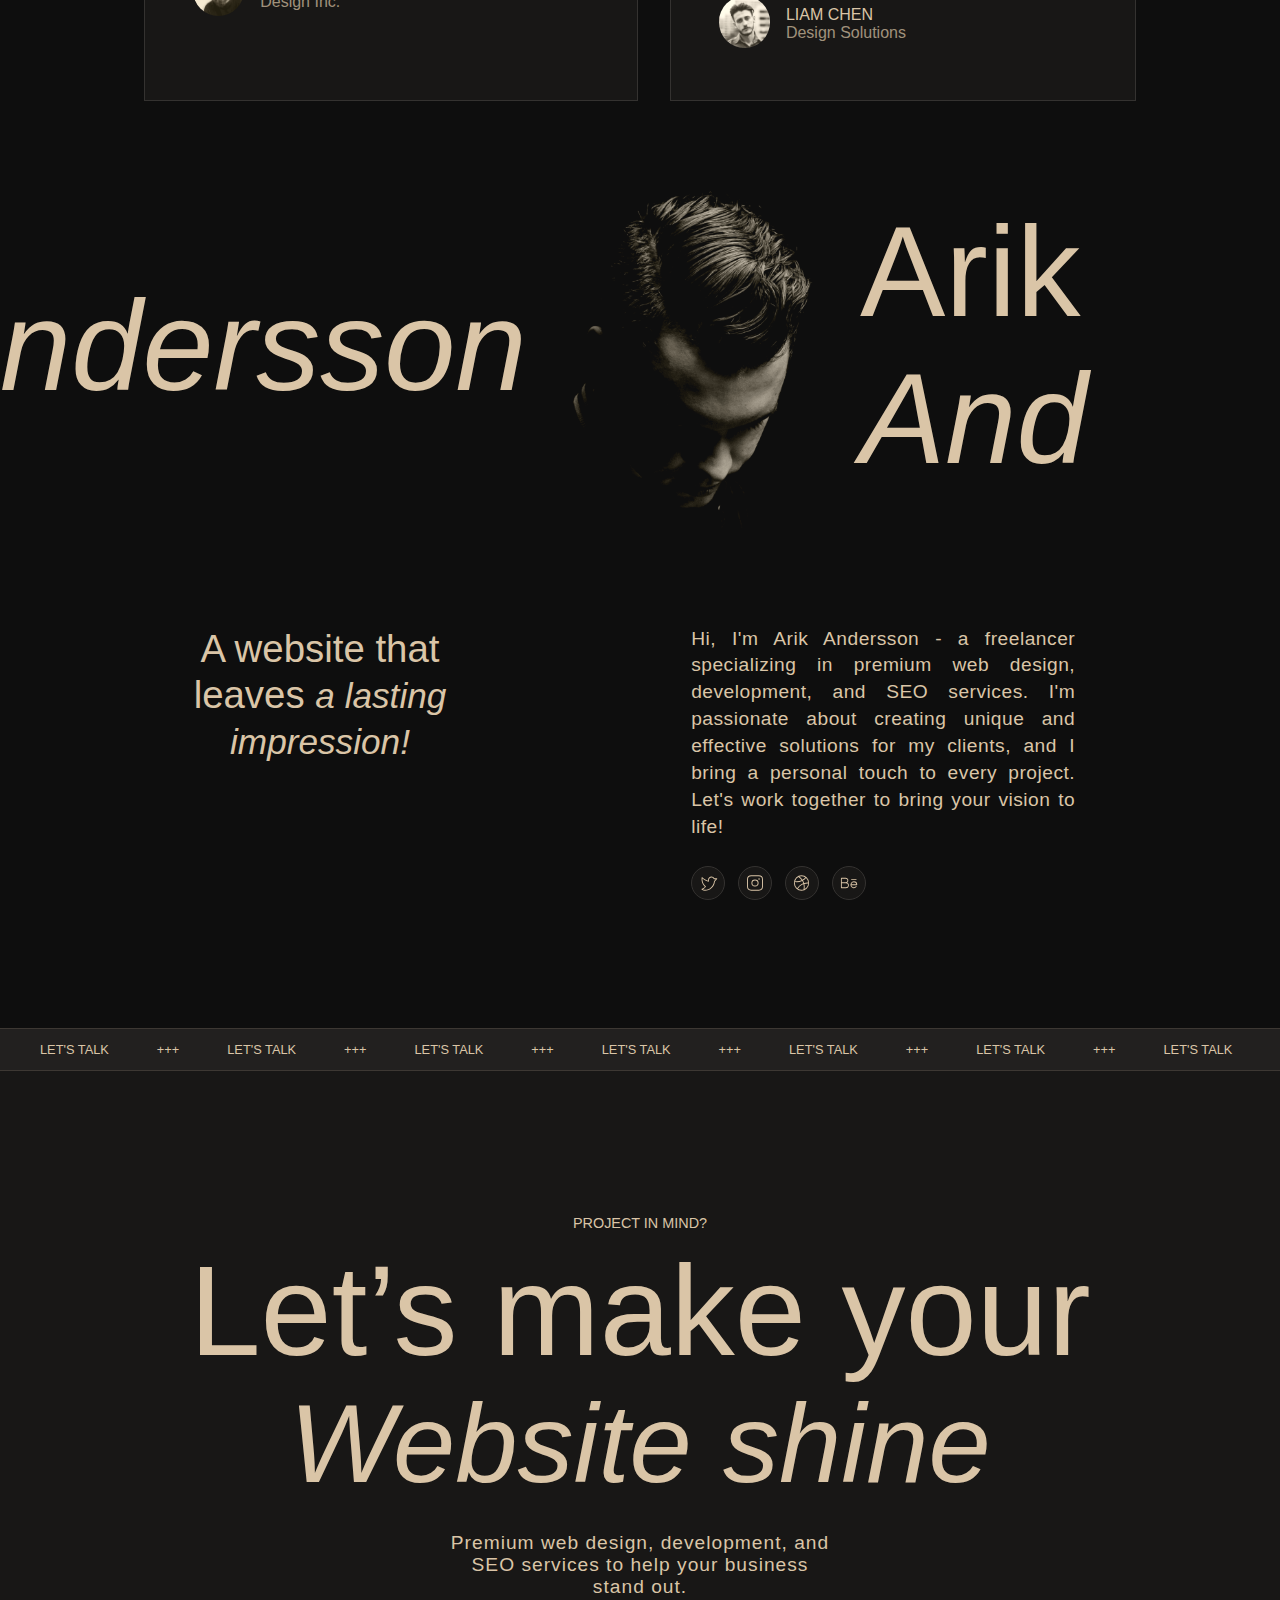
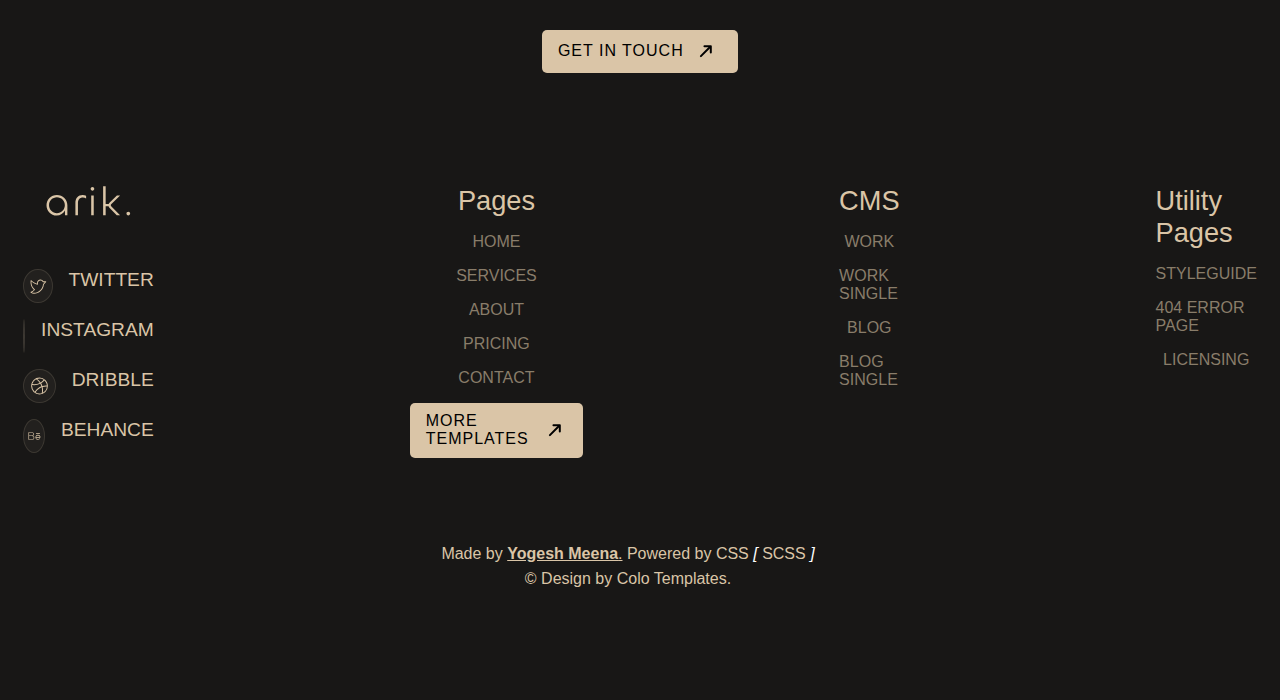
<file: Day-9/index.html>
<!DOCTYPE html>
<html lang="en">
  <head>
    <meta charset="UTF-8" />
    <meta name="viewport" content="width=device-width, initial-scale=1.0" />
    <title>Portfolio</title>
    <link rel="stylesheet" href="style.css" />
  </head>
  <body>
    <main>
      <header>
        <nav class="navbar">
          <div class="logo"></div>
          <ul class="menu">
            <li><a href="">Services</a></li>
            <li><a href="">Work </a></li>
            <li><a href="">About</a></li>
            <li><a href="">Blog</a></li>
          </ul>

          <a href="" class="button">Let's talk</a>
          <div class="hamburger">
            <svg
              xmlns="http://www.w3.org/2000/svg"
              width="16"
              height="16"
              viewBox="0 0 16 16"
            >
              <path
                fill="none"
                stroke="currentColor"
                stroke-linecap="round"
                stroke-linejoin="round"
                stroke-width="1.5"
                d="M2.75 12.25h10.5m-10.5-4h10.5m-10.5-4h10.5"
              />
            </svg>
          </div>
        </nav>
      </header>

      <section class="view-1">
        <img src="./assets/asset 0.png" alt="" />
        <h1 class="heading">Web Designer <br /><i>& Developer</i></h1>
        <p class="sub-heading">
          Premium Web Design, Development, and SEO <br />
          services to help your business stand out.
        </p>
      </section>

      <section class="view-2">
        <div class="service">
          <div class="arrow">
            <svg
              xmlns="http://www.w3.org/2000/svg"
              width="24"
              height="24"
              viewBox="0 0 24 24"
            >
              <path
                fill="currentColor"
                fill-rule="evenodd"
                d="M12 5.714a1 1 0 0 1 1 1v12.5a1 1 0 0 1-2 0v-12.5a1 1 0 0 1 1-1"
                clip-rule="evenodd"
              />
              <path
                fill="currentColor"
                fill-rule="evenodd"
                d="M12 4.214a1 1 0 0 1 .707.293l4.5 4.5a1 1 0 0 1-1.414 1.415L12 6.628l-3.793 3.793a1 1 0 0 1-1.414-1.415l4.5-4.5A1 1 0 0 1 12 4.214"
                clip-rule="evenodd"
              />
            </svg>
          </div>
          <p class="title">My Service</p>
        </div>
        <div class="marque">
          <div class="text">
            <p><img src="./assets/1.svg" alt="" /></p>
            <p><img src="./assets/2.svg" alt="" /></p>
            <p><img src="./assets/3.svg" alt="" /></p>
            <p><img src="./assets/4.svg" alt="" /></p>
            <p><img src="./assets/5.svg" alt="" /></p>
            <p><img src="./assets/6.svg" alt="" /></p>
          </div>
          <div class="text">
            <p><img src="./assets/1.svg" alt="" /></p>
            <p><img src="./assets/2.svg" alt="" /></p>
            <p><img src="./assets/3.svg" alt="" /></p>
            <p><img src="./assets/4.svg" alt="" /></p>
            <p><img src="./assets/5.svg" alt="" /></p>
            <p><img src="./assets/6.svg" alt="" /></p>
          </div>
        </div>
      </section>

      <section class="view-3">
        <div class="card-container">
          <div class="card">
            <p class="number">01</p>
            <p class="title">web design</p>
            <p class="description">
              Visually stunning web designs that captivate your audience by
              blending your brand voice and customer needs.
            </p>
            <div class="link">
              <div class="arrow">
                <svg
                  xmlns="http://www.w3.org/2000/svg"
                  width="24"
                  height="24"
                  viewBox="0 0 24 24"
                >
                  <path
                    fill="currentColor"
                    fill-rule="evenodd"
                    d="M12 5.714a1 1 0 0 1 1 1v12.5a1 1 0 0 1-2 0v-12.5a1 1 0 0 1 1-1"
                    clip-rule="evenodd"
                  />
                  <path
                    fill="currentColor"
                    fill-rule="evenodd"
                    d="M12 4.214a1 1 0 0 1 .707.293l4.5 4.5a1 1 0 0 1-1.414 1.415L12 6.628l-3.793 3.793a1 1 0 0 1-1.414-1.415l4.5-4.5A1 1 0 0 1 12 4.214"
                    clip-rule="evenodd"
                  />
                </svg>
              </div>
              <p class="title">About Web Design</p>
            </div>
          </div>

          <div class="card">
            <p class="number">02</p>
            <p class="title">Development</p>
            <p class="description">
              Get custom web development solutions that are tailored to your
              specifications, designed to deliver a flawless user experience.
            </p>
            <div class="link">
              <div class="arrow">
                <svg
                  xmlns="http://www.w3.org/2000/svg"
                  width="24"
                  height="24"
                  viewBox="0 0 24 24"
                >
                  <path
                    fill="currentColor"
                    fill-rule="evenodd"
                    d="M12 5.714a1 1 0 0 1 1 1v12.5a1 1 0 0 1-2 0v-12.5a1 1 0 0 1 1-1"
                    clip-rule="evenodd"
                  />
                  <path
                    fill="currentColor"
                    fill-rule="evenodd"
                    d="M12 4.214a1 1 0 0 1 .707.293l4.5 4.5a1 1 0 0 1-1.414 1.415L12 6.628l-3.793 3.793a1 1 0 0 1-1.414-1.415l4.5-4.5A1 1 0 0 1 12 4.214"
                    clip-rule="evenodd"
                  />
                </svg>
              </div>
              <p class="title">About Development</p>
            </div>
          </div>

          <div class="card">
            <p class="number">03</p>
            <p class="title">Content & Seo</p>
            <p class="description">
              Proven SEO strategies that enhance your online performance,
              bringing you to the forefront of organic search results.
            </p>
            <div class="link">
              <div class="arrow">
                <svg
                  xmlns="http://www.w3.org/2000/svg"
                  width="24"
                  height="24"
                  viewBox="0 0 24 24"
                >
                  <path
                    fill="currentColor"
                    fill-rule="evenodd"
                    d="M12 5.714a1 1 0 0 1 1 1v12.5a1 1 0 0 1-2 0v-12.5a1 1 0 0 1 1-1"
                    clip-rule="evenodd"
                  />
                  <path
                    fill="currentColor"
                    fill-rule="evenodd"
                    d="M12 4.214a1 1 0 0 1 .707.293l4.5 4.5a1 1 0 0 1-1.414 1.415L12 6.628l-3.793 3.793a1 1 0 0 1-1.414-1.415l4.5-4.5A1 1 0 0 1 12 4.214"
                    clip-rule="evenodd"
                  />
                </svg>
              </div>
              <p class="title">About SEO</p>
            </div>
          </div>
        </div>
      </section>

      <section class="view-4">
        <div class="selected_work">
          <p class="title">Selected Work</p>
          <div class="link-container">
            <div class="arrow">
              <svg
                xmlns="http://www.w3.org/2000/svg"
                width="24"
                height="24"
                viewBox="0 0 24 24"
              >
                <path
                  fill="currentColor"
                  fill-rule="evenodd"
                  d="M12 5.714a1 1 0 0 1 1 1v12.5a1 1 0 0 1-2 0v-12.5a1 1 0 0 1 1-1"
                  clip-rule="evenodd"
                />
                <path
                  fill="currentColor"
                  fill-rule="evenodd"
                  d="M12 4.214a1 1 0 0 1 .707.293l4.5 4.5a1 1 0 0 1-1.414 1.415L12 6.628l-3.793 3.793a1 1 0 0 1-1.414-1.415l4.5-4.5A1 1 0 0 1 12 4.214"
                  clip-rule="evenodd"
                />
              </svg>
            </div>
            <p class="title">See All</p>
          </div>
        </div>

        <div class="card-container">
          <div class="card">
            <img src="./assets/work1.jpeg" alt="" />
            <div class="card_layer">
              <div class="left_text">Space</div>
              <div class="right_text">WEB DESIGN</div>
            </div>
          </div>

          <div class="card">
            <img src="./assets/work2.jpeg" alt="" />
            <div class="card_layer">
              <div class="left_text">Nova</div>
              <div class="right_text">WEB DESIGN</div>
            </div>
          </div>

          <div class="card">
            <img src="./assets/work3.jpeg" alt="" />
            <div class="card_layer">
              <div class="left_text">Sonic</div>
              <div class="right_text">WEB DESIGN</div>
            </div>
          </div>

          <div class="card">
            <img src="./assets/work5.jpeg" alt="" />
            <div class="card_layer">
              <div class="left_text">Solor</div>
              <div class="right_text">WEB DESIGN</div>
            </div>
          </div>
        </div>
      </section>

      <section class="view-5">
        <div class="header-overview">
          <p class="heading">
            Your Website <br />
            <i>in 5 steps</i>
          </p>
          <p class="description">
            Our process ensures that we create a <br />
            website tailored to your business needs.
          </p>

          <div class="step-0">
            <div class="track-0">
              <div class="arrow">
                <svg
                  xmlns="http://www.w3.org/2000/svg"
                  width="24"
                  height="24"
                  viewBox="0 0 24 24"
                >
                  <path
                    fill="currentColor"
                    fill-rule="evenodd"
                    d="M12 5.714a1 1 0 0 1 1 1v12.5a1 1 0 0 1-2 0v-12.5a1 1 0 0 1 1-1"
                    clip-rule="evenodd"
                  />
                  <path
                    fill="currentColor"
                    fill-rule="evenodd"
                    d="M12 4.214a1 1 0 0 1 .707.293l4.5 4.5a1 1 0 0 1-1.414 1.415L12 6.628l-3.793 3.793a1 1 0 0 1-1.414-1.415l4.5-4.5A1 1 0 0 1 12 4.214"
                    clip-rule="evenodd"
                  />
                </svg>
              </div>
              <div class="line"></div>
            </div>
          </div>
        </div>

        <div class="website-overview">
          <div class="flow">
            <div class="content-empty"></div>
            <div class="step-1">
              <div class="track-1">
                <div class="small-line"></div>
                <div class="arrow"><p>01</p></div>
                <div class="large-line"></div>
              </div>
            </div>
            <div class="content-1 content">
              <div class="card">
                <div class="time"><p>2 HOURS</p></div>
                <p class="small-text">DO WE MATCH?</p>
                <p class="title">DISCOVERY CALL</p>
                <p class="description">
                  Before we start, we determine if and how I can help you. What
                  are your requirements for your new website? Why do you need a
                  new website? What goals do you have, and what problems can we
                  solve with a new website?
                </p>

                <ul>
                  <li class="items">We get to know each other better</li>
                  <li class="items">Determine how I can best assist you</li>
                  <li class="items">
                    Understand the goals you have for your website
                  </li>
                </ul>
              </div>
            </div>
          </div>

          <div class="flow">
            <div class="content-empty"></div>
            <div class="step-2 step-1">
              <div class="track-2 track-1">
                <div class="small-line"></div>
                <div class="arrow"><p>02</p></div>
                <div class="large-line"></div>
              </div>
            </div>
            <div class="content-2 content">
              <div class="card">
                <div class="time"><p>2 WEEKS</p></div>
                <p class="small-text">WE need a plan</p>
                <p class="title">Concept & STrategy</p>
                <p class="description">
                  Together, we develop a strategy that successfully combines
                  your goals with the needs of your target audience. Based on
                  this concept, I create the first wireframes and an interactive
                  prototype. This provides us with a very good impression of the
                  website and the user interface.
                </p>

                <ul>
                  <li class="items">UX Design</li>
                  <li class="items">Wireframes</li>
                  <li class="items">Interactive Prototype</li>
                </ul>
              </div>
            </div>
          </div>

          <div class="flow">
            <div class="content-empty"></div>
            <div class="step-3 step-1">
              <div class="track-3 track-1">
                <div class="small-line"></div>
                <div class="arrow"><p>03</p></div>
                <div class="large-line"></div>
              </div>
            </div>
            <div class="content-3 content">
              <div class="card">
                <div class="time"><p>2 WEEKS</p></div>
                <p class="small-text">some magic</p>
                <p class="title">web Design</p>
                <p class="description">
                  Now comes the magic. Based on the previously developed
                  concept, I create a high-end screen design perfectly tailored
                  to your brand. A web design that sets you apart from your
                  competition, fits your target audience ideally, and provides
                  an excellent user experience.
                </p>

                <ul>
                  <li class="items">
                    High-end web design tailored to your brand
                  </li>
                  <li class="items">Interactive prototype of the design</li>
                </ul>
              </div>
            </div>
          </div>

          <div class="flow">
            <div class="content-empty"></div>
            <div class="step-4 step-1">
              <div class="track-4 track-1">
                <div class="small-line"></div>
                <div class="arrow"><p>04</p></div>
                <div class="large-line"></div>
              </div>
            </div>
            <div class="content-4 content">
              <div class="card">
                <div class="time"><p>2 WEEKS</p></div>
                <p class="small-text">More magic</p>
                <p class="title">Development</p>
                <p class="description">
                  In this step, we breathe life into your new high-end design.
                  You will receive a custom-built website using a modular web
                  design system and CMS integration. Animations will add the
                  necessary flair to your site and set you apart from the boring
                  competition.
                </p>

                <ul>
                  <li class="items">Custom framer website</li>
                  <li class="items">Modular web design systems</li>
                  <li class="items">CMS integration</li>
                </ul>
              </div>
            </div>
          </div>

          <div class="flow">
            <div class="content-empty"></div>
            <div class="step-5 step-1">
              <div class="track-5 track-1">
                <div class="small-line"></div>
                <div class="arrow"><p>05</p></div>
              </div>
            </div>
            <div class="content-5 content">
              <div class="card">
                <div class="time"><p>2 HOURS</p></div>
                <p class="small-text">Ready to go</p>
                <p class="title">WEBSITE onboarding</p>
                <p class="description">
                  In a personal Framer workshop, I will show you how to make
                  changes to your new website quickly and easily. Additionally,
                  you will receive personalized Framer video tutorials that you
                  can access at any time. Edit your Framer website without a
                  complicated backend or the need for an additional programmer.
                  It's as simple as that.
                </p>

                <ul>
                  <li class="items">Personal workshop</li>
                  <li class="items">Personalized video tutorials</li>
                  <li class="items">
                    Edit text and images directly on your website
                  </li>
                </ul>
              </div>
            </div>
          </div>
        </div>
      </section>

      <section class="view-6">
        <div class="section-heading">
          <p class="title">What my <i>clients say</i></p>
          <p class="des">
            See what my clients have to say about working with me and the
            results I helped them achieve.
          </p>
        </div>

        <div class="testimonials">
          <div class="card">
            <img src="./assets/3.svg" alt="" />
            <p class="title">
              Amazing Results with Arik's Premium Web Design Services.
            </p>
            <p class="desc">
              Arik is a top-notch web designer who created a stunning website
              for my business. He was attentive to my needs and provided
              excellent customer service throughout the entire process. I highly
              recommend his services.
            </p>

            <div class="profile">
              <div class="image"><img src="./assets/p1.png" alt="" /></div>
              <div class="detail">
                <p>Matthew Smith</p>
                <p>Sonic</p>
              </div>
            </div>
          </div>

          <div class="card">
            <img src="./assets/1.svg" alt="" />
            <p class="title">
              Professional, Collaborative Web Design Experience with Arik.
            </p>
            <p class="desc">
              I had the pleasure of working with Arik on a website development
              project and was blown away by his expertise and professionalism.
              He made the process seamless and delivered a website that exceeded
              our expectations. I highly recommend Arik for all your web
              development needs.
            </p>

            <div class="profile">
              <div class="image"><img src="./assets/p2.png" alt="" /></div>
              <div class="detail">
                <p>Andrea Lee</p>
                <p>Stars</p>
              </div>
            </div>
          </div>

          <div class="card">
            <img src="./assets/4.svg" alt="" />
            <p class="title">
              Web Design and Content Solutions: Stand Out from the Crowd.
            </p>
            <p class="desc">
              Arik's SEO services have helped my business improve its online
              presence and increase traffic to our website. He is knowledgeable,
              professional, and provides excellent results. I highly recommend
              him for all your SEO needs.
            </p>

            <div class="profile">
              <div class="image"><img src="./assets/p3.png" alt="" /></div>
              <div class="detail">
                <p>Catharine Davis</p>
                <p>Supersonic</p>
              </div>
            </div>
          </div>

          <div class="card">
            <img src="./assets/6.svg" alt="" />
            <p class="title">
              Expert Framer and SEO Services: Excellent Work, Great Results.
            </p>
            <p class="desc">
              Working with Arik on my website redesign was a fantastic
              experience. He was able to take my vision and turn it into a
              beautiful and functional website. His attention to detail and
              creative approach is unmatched. I couldn't be happier with the end
              result.
            </p>

            <div class="profile">
              <div class="image"><img src="./assets/p4.png" alt="" /></div>
              <div class="detail">
                <p>Josh Kim</p>
                <p>Solor</p>
              </div>
            </div>
          </div>

          <div class="card">
            <img src="./assets/5.svg" alt="" />
            <p class="title">
              Expertise in Web Design: Second to None with Arik.
            </p>
            <p class="desc">
              Arik is not only an exceptional web designer, but also a pleasure
              to work with. He took the time to understand my business and its
              unique needs, and created a website that perfectly represents my
              brand. I highly recommend Arik's services to anyone looking for a
              top-quality web designer.
            </p>

            <div class="profile">
              <div class="image"><img src="./assets/p5.png" alt="" /></div>
              <div class="detail">
                <p>Andreas Thompson</p>
                <p>Design Inc.</p>
              </div>
            </div>
          </div>

          <div class="card">
            <img src="./assets/2.svg" alt="" />
            <p class="title">
              High-Quality Web Design: Exceptional Attention to Detail with
              Arik.
            </p>
            <p class="desc">
              Arik's development services are top-notch. He is able to take
              complex ideas and turn them into functional, user-friendly
              websites. His attention to detail and commitment to customer
              satisfaction are unmatched. I highly recommend Arik for all your
              web development needs.
            </p>

            <div class="profile">
              <div class="image"><img src="./assets/p6.png" alt="" /></div>
              <div class="detail">
                <p>Liam Chen</p>
                <p>Design Solutions</p>
              </div>
            </div>
          </div>
        </div>
      </section>

      <section class="view-7">
        <div class="overview">
          <div class="first">
            <div class="top">
              <p>Arik <i>Andersson</i></p>
            </div>
            <div class="desktop">
              <div class="left">Arik <i>And</i></div>

              <div class="down">
                <img src="./assets/asset 0.png" alt="" />
              </div>

              <div class="right">ndersson</div>
            </div>
          </div>
          <div class="second">
            <div class="title">
              A website that leaves <i>a lasting impression!</i>
            </div>
            <div class="desc">
              <p>
                Hi, I'm Arik Andersson - a freelancer specializing in premium
                web design, development, and SEO services. I'm passionate about
                creating unique and effective solutions for my clients, and I
                bring a personal touch to every project. Let's work together to
                bring your vision to life!
              </p>

              <div class="social">
                <div class="icon">
                  <img src="./assets/twittwr.svg" alt="" />
                </div>
                <div class="icon"><img src="./assets/insta.svg" alt="" /></div>
                <div class="icon"><img src="./assets/icon3.svg" alt="" /></div>
                <div class="icon"><img src="./assets/icon4.svg" alt="" /></div>
              </div>
            </div>
          </div>
        </div>
      </section>

      <section class="view-8">
        <div class="letstalk">
          <div class="marque">
            <div class="text">
              <p><a href="">Let's talk</a></p>
              <p>+++</p>
              <p><a href="">Let's talk</a></p>
              <p>+++</p>
              <p><a href="">Let's talk</a></p>
              <p>+++</p>
              <p><a href="">Let's talk</a></p>
              <p>+++</p>
              <p><a href="">Let's talk</a></p>
              <p>+++</p>
              <p><a href="">Let's talk</a></p>
              <p>+++</p>
              <p><a href="">Let's talk</a></p>
              <p>+++</p>
              <p><a href="">Let's talk</a></p>
              <p>+++</p>
            </div>
          </div>
        </div>
      </section>

      <section class="view-9">
        <div class="getintouch">
          <p>Project in mind?</p>
          <p class="title">Let’s make your</p>
          <p class="title-down">Website shine</p>
          <p class="dec">
            Premium web design, development, and SEO services to help your
            business stand out.
          </p>
          <a href="" class="gettouchbtn">
            Get in touch
            <span class="arrow">
              <svg
                xmlns="http://www.w3.org/2000/svg"
                width="24"
                height="24"
                viewBox="0 0 24 24"
              >
                <path
                  fill="currentColor"
                  fill-rule="evenodd"
                  d="M12 5.714a1 1 0 0 1 1 1v12.5a1 1 0 0 1-2 0v-12.5a1 1 0 0 1 1-1"
                  clip-rule="evenodd"
                />
                <path
                  fill="currentColor"
                  fill-rule="evenodd"
                  d="M12 4.214a1 1 0 0 1 .707.293l4.5 4.5a1 1 0 0 1-1.414 1.415L12 6.628l-3.793 3.793a1 1 0 0 1-1.414-1.415l4.5-4.5A1 1 0 0 1 12 4.214"
                  clip-rule="evenodd"
                />
              </svg>
            </span>
          </a>
        </div>
      </section>

      <section class="view-10">
        <div class="footer">
          <div class="first-column column">
            <div class="logo">
              <img src="./assets/logo.svg" alt="" />
            </div>

            <div class="social">
              <div class="icon">
                <div class="circle">
                  <img src="./assets/twittwr.svg" alt="" />
                </div>
                <a href="">Twitter</a>
              </div>
              <div class="icon">
                <div class="circle">
                  <img src="./assets/insta.svg" alt="" />
                </div>
                <a href="">Instagram</a>
              </div>
              <div class="icon">
                <div class="circle">
                  <img src="./assets/icon3.svg" alt="" />
                </div>
                <a href="">Dribble</a>
              </div>
              <div class="icon">
                <div class="circle">
                  <img src="./assets/icon4.svg" alt="" />
                </div>
                <a href="">Behance</a>
              </div>
            </div>
          </div>

          <div class="second-column column">
            <div class="text">Pages</div>
            <p>Home</p>
            <p>services</p>
            <p>about</p>
            <p>pricing</p>
            <p>contact</p>

            <a href="" class="gettouchbtn">
              MORE TEMPLATES
              <span class="arrow">
                <svg
                  xmlns="http://www.w3.org/2000/svg"
                  width="24"
                  height="24"
                  viewBox="0 0 24 24"
                >
                  <path
                    fill="currentColor"
                    fill-rule="evenodd"
                    d="M12 5.714a1 1 0 0 1 1 1v12.5a1 1 0 0 1-2 0v-12.5a1 1 0 0 1 1-1"
                    clip-rule="evenodd"
                  />
                  <path
                    fill="currentColor"
                    fill-rule="evenodd"
                    d="M12 4.214a1 1 0 0 1 .707.293l4.5 4.5a1 1 0 0 1-1.414 1.415L12 6.628l-3.793 3.793a1 1 0 0 1-1.414-1.415l4.5-4.5A1 1 0 0 1 12 4.214"
                    clip-rule="evenodd"
                  />
                </svg>
              </span>
            </a>
          </div>

          <div class="third-column column">
            <div class="text">CMS</div>
            <p>Work</p>
            <p>Work Single</p>
            <p>Blog</p>
            <p>Blog Single</p>
          </div>

          <div class="fourth-column column">
            <div class="text">Utility Pages</div>
            <p>Styleguide</p>
            <p>404 Error Page</p>
            <p>Licensing</p>
          </div>
        </div>
        <div class="bottom">
          <p class="copyright">
            Made by
            <a href="https://github.com/Yog5sh"
              ><strong>Yogesh Meena</strong>.</a
            >
            Powered by CSS <i>[</i> SCSS <i>]</i><br />

            &copy; Design by Colo Templates.
          </p>
        </div>
      </section>

      <div class="available"><a href="">available</a></div>

      <div class="rightonbottom">
        <a href="" class="text">Use for FREE</a>
        <a href="" class="text">More Templates</a>
        <a href="" class="text"
          ><img src="./assets/siderightlogo.svg" alt="" /> Made in Framer</a
        >
      </div>
    </main>
  </body>
</html>
</file>
<file: Day-17 project/style.css>
* {
  margin: 0;
  padding: 0;
  box-sizing: border-box;
}

html,
body {
  width: 100%;
  height: 100%;
}

a {
  text-decoration: none;
  color: black;
}

main {
  width: 100%;
  padding: 1.5rem 1.5rem;
}

section {
  margin-top: 2rem;
}

.navbar {
  width: 100%;
  display: flex;
  align-items: center;
  justify-content: space-between;
}
.navbar .items {
  display: flex;
  gap: 0.6rem;
  align-items: center;
}
.navbar .items .btn {
  display: none;
  text-transform: uppercase;
  background-color: black;
  padding: 0.6rem 1rem;
  color: white;
  letter-spacing: 1px;
  font-size: 0.8rem;
  border-radius: 2rem;
}
.navbar .items svg {
  width: 1.5rem;
  height: 1.5rem;
}
.navbar .menu {
  display: none;
}
.navbar .menu a {
  text-transform: uppercase;
}

.view-1 {
  width: 100%;
}
.view-1 img {
  width: 100%;
  -o-object-fit: cover;
     object-fit: cover;
}
.view-1 .text {
  margin-top: 1rem;
  display: flex;
  justify-content: space-between;
}
.view-1 .text .left,
.view-1 .text .right {
  font-size: 0.6rem;
  width: -moz-fit-content;
  width: fit-content;
  text-transform: uppercase;
  letter-spacing: 1px;
}

.view-2 {
  width: 100%;
}
.view-2 img {
  width: 100%;
}
.view-2 .detail {
  margin-top: 1rem;
}
.view-2 .detail h2 {
  font-size: 2.8rem;
  font-weight: 300;
  text-transform: uppercase;
}
.view-2 .detail p {
  margin-top: 1rem;
  font-size: 1.5rem;
  letter-spacing: 1px;
}
.view-2 .detail .list {
  width: 100%;
}
.view-2 .detail .list .item {
  width: 100%;
  display: flex;
  padding: 1rem 0;
  border-bottom: 1px solid rgba(128, 128, 128, 0.4);
  justify-content: space-between;
}
.view-2 .detail .list .item p {
  font-size: 1.6rem;
  text-transform: uppercase;
}

.view-3 {
  width: 100%;
  display: flex;
  flex-direction: column;
}
.view-3 .middle {
  display: flex;
  padding-top: 2rem;
  gap: 1rem;
  flex-direction: row-reverse;
}
.view-3 .middle .first h2 {
  font-size: 3rem;
  text-transform: uppercase;
  font-weight: 100;
}
.view-3 .middle .first p {
  font-size: 1.4rem;
  margin-top: 1rem;
  letter-spacing: 1px;
}
.view-3 .middle .second {
  writing-mode: vertical-lr;
  font-size: 1rem;
  letter-spacing: 2px;
  text-transform: uppercase;
}

.view-4 {
  width: 100%;
  display: flex;
  flex-direction: column;
  padding-bottom: 2rem;
  border-bottom: 1px solid gray;
}
.view-4 .left {
  display: flex;
  flex-direction: column;
  gap: 1rem;
}
.view-4 .left h2 {
  font-size: 2.5rem;
  text-transform: uppercase;
  font-weight: 200;
}
.view-4 .left .grid {
  display: grid;
  grid-template-columns: auto;
}
.view-4 .left .grid .card {
  padding-top: 1rem;
  border-top: 1px solid rgba(128, 128, 128, 0.4);
  padding-bottom: 2rem;
}
.view-4 .left .grid .card h3 {
  font-size: 1.4rem;
  font-weight: 400;
  letter-spacing: 1px;
  text-transform: uppercase;
}
.view-4 .left .grid .card p {
  font-size: 1.2rem;
  margin-top: 0.8rem;
  letter-spacing: 1px;
  color: gray;
}
.view-4 .left .grid .card .about {
  margin-top: 1.2rem;
}
.view-4 .left .grid .card .about a {
  display: flex;
  align-items: center;
  gap: 0.6rem;
  font-size: 0.8rem;
  text-transform: uppercase;
  letter-spacing: 1px;
}
.view-4 .left .grid .card .about a svg {
  background-color: rgb(0, 0, 0);
  border-radius: 50%;
  color: white;
  padding: 0.4rem;
  rotate: 45deg;
}

.view-5 {
  width: 100%;
}
.view-5 img {
  width: 100%;
  -o-object-fit: cover;
     object-fit: cover;
}
.view-5 .gallery {
  width: 100%;
  display: flex;
  flex-direction: column;
  gap: 0.6rem;
  margin-top: 1rem;
}
.view-5 .gallery .list-first img {
  width: 100%;
  -o-object-fit: cover;
     object-fit: cover;
}
.view-5 .gallery .list-second {
  display: flex;
  flex-direction: column-reverse;
}
.view-5 .gallery .list-second img {
  width: 100%;
  -o-object-fit: cover;
     object-fit: cover;
}
.view-5 .gallery img {
  margin-top: 1rem;
}
.view-5 .gallery .two,
.view-5 .gallery .four {
  display: none;
}
.view-5 .gallery .card .heading {
  font-size: 2rem;
  font-weight: 300;
  letter-spacing: 1px;
}
.view-5 .gallery .card p {
  margin-top: 0.4rem;
}
.view-5 .gallery .card .div {
  margin-top: 1.2rem;
}
.view-5 .gallery .card .div a {
  display: flex;
  align-items: center;
  gap: 0.6rem;
  font-size: 0.8rem;
  text-transform: uppercase;
  letter-spacing: 1px;
}
.view-5 .gallery .card .div a svg {
  background-color: rgb(0, 0, 0);
  border-radius: 50%;
  color: white;
  padding: 0.4rem;
  rotate: 45deg;
}

.view-6 {
  width: 100%;
  display: flex;
  padding-bottom: 6rem;
  border-bottom: 1px solid gray;
}
.view-6 .container {
  display: flex;
  flex-direction: column;
  gap: 1rem;
  width: 100%;
}
.view-6 .container .head {
  text-align: end;
  font-size: 4rem;
  font-weight: 300;
}
.view-6 .container .list {
  display: flex;
  flex-direction: column;
  gap: 1.4rem;
  width: 100%;
}
.view-6 .container .list .list-item {
  display: flex;
  flex-direction: column;
  justify-content: space-between;
  padding-bottom: 1rem;
  border-bottom: 1px solid black;
}
.view-6 .container .list .list-item .left {
  display: flex;
  gap: 1rem;
  justify-content: center;
  flex-direction: column;
}
.view-6 .container .list .list-item .left p {
  font-size: 1.5rem;
  text-transform: uppercase;
}
.view-6 .container .list .list-item .right {
  font-size: 0.6rem;
  text-transform: uppercase;
}

.view-7 {
  padding: 1rem 0;
  width: 100%;
  display: flex;
  gap: 2rem;
  flex-direction: column;
}
.view-7 .first {
  display: flex;
  gap: 1rem;
  flex-direction: column;
}
.view-7 .first h2 {
  font-size: 2.2rem;
  font-weight: 100;
  letter-spacing: 1px;
}
.view-7 .first p {
  width: 90%;
  letter-spacing: 1px;
  font-size: 1.3rem;
}
.view-7 .second {
  width: 100%;
  display: flex;
  gap: 2rem;
  flex-direction: column;
}
.view-7 .second .card {
  display: flex;
  gap: 0.8rem;
  flex-direction: column;
}
.view-7 .second .card .title {
  font-size: 1.4rem;
  text-transform: uppercase;
  font-weight: 100;
}
.view-7 .second .card img {
  width: 100%;
  -o-object-fit: cover;
     object-fit: cover;
}
.view-7 .second .card .posIcon {
  display: flex;
  justify-content: space-between;
  align-items: center;
}
.view-7 .second .card .posIcon p {
  text-transform: uppercase;
  font-size: 0.7rem;
}
.view-7 .second .card .posIcon .icons {
  display: flex;
  justify-content: center;
  gap: 0.4rem;
}
.view-7 .second .card .posIcon .icons svg {
  width: 1rem;
}
.view-7 .second .card .description {
  width: 100%;
  font-size: 1.2rem;
  letter-spacing: 1.4px;
  color: gray;
}

@media (min-width: 1024px) {
  main {
    padding: 2.5rem 3.5rem;
  }
  .navbar .menu {
    display: flex;
    gap: 2rem;
  }
  .navbar .items {
    display: flex;
    gap: 0.6rem;
    align-items: center;
  }
  .navbar .items .btn {
    display: flex;
    margin-left: 1rem;
  }
  .navbar .items .cart {
    padding-left: 1.6rem;
  }
  .navbar .items svg {
    display: none;
  }
  .view-1 .text {
    margin-top: 1.5rem;
  }
  .view-1 .text .left,
  .view-1 .text .right {
    font-size: 0.8rem;
  }
  .view-2 {
    display: flex;
    flex-direction: row-reverse;
  }
  .view-2 img {
    width: 50%;
    -o-object-fit: cover;
       object-fit: cover;
    height: inherit;
  }
  .view-2 .detail {
    padding: 2rem 2rem 0 0;
  }
  .view-2 .detail h2 {
    font-size: 4rem;
    font-weight: 300;
    text-transform: uppercase;
    line-height: 1;
  }
  .view-2 .detail p {
    width: 100%;
    margin-top: 1rem;
    font-size: 2rem;
    letter-spacing: 1px;
  }
  .view-2 .detail .list {
    width: 100%;
  }
  .view-2 .detail .list .item {
    width: 100%;
    display: flex;
    padding: 1rem 0;
    border-bottom: 1px solid rgba(128, 128, 128, 0.4);
    justify-content: space-between;
  }
  .view-2 .detail .list .item p {
    width: -moz-fit-content;
    width: fit-content;
    font-size: 2rem;
    text-transform: uppercase;
  }
  .view-3 {
    flex-direction: row;
  }
  .view-3 img {
    width: 30%;
  }
  .view-3 .middle {
    display: flex;
    padding-top: 2rem;
    flex-direction: row;
    padding-left: 2rem;
  }
  .view-3 .middle .first {
    display: flex;
    flex-direction: column;
    justify-content: space-between;
  }
  .view-3 .middle .first h2 {
    font-size: 4.5rem;
    text-transform: uppercase;
    font-weight: 100;
    line-height: 1;
  }
  .view-3 .middle .first p {
    width: 75%;
    color: gray;
    font-size: 1.3rem;
  }
  .view-3 .middle .second {
    writing-mode: vertical-lr;
    font-size: 1rem;
    letter-spacing: 2px;
  }
  .view-4 {
    flex-direction: row;
    gap: 2rem;
    padding-bottom: 4rem;
  }
  .view-4 .left {
    gap: 2rem;
  }
  .view-4 .left h2 {
    width: 60%;
    font-size: 4rem;
  }
  .view-4 .left .grid {
    grid-template-columns: auto auto;
    gap: 1rem;
  }
  .view-4 .img3 {
    width: 50%;
  }
  .view-5 {
    width: 100%;
  }
  .view-5 .gallery {
    width: 100%;
    display: flex;
    flex-direction: column;
    gap: 2rem;
  }
  .view-5 .gallery .list-first,
  .view-5 .gallery .list-second {
    width: 100%;
    display: grid;
    gap: 1rem;
    grid-template-columns: auto auto auto;
  }
  .view-5 .gallery .list-first img,
  .view-5 .gallery .list-second img {
    width: 100%;
  }
  .view-5 .gallery .list-first .two,
  .view-5 .gallery .list-first .four,
  .view-5 .gallery .list-second .two,
  .view-5 .gallery .list-second .four {
    display: block;
  }
  .view-5 .gallery .list-first .card,
  .view-5 .gallery .list-second .card {
    width: 80%;
    display: flex;
    flex-direction: column;
    justify-content: space-between;
    padding: 2rem;
  }
  .view-5 .gallery .list-first .card div h4,
  .view-5 .gallery .list-second .card div h4 {
    font-size: 3rem;
    text-transform: uppercase;
  }
  .view-6 {
    width: 100%;
    display: flex;
    justify-content: end;
  }
  .view-6 .container {
    display: flex;
    flex-direction: column;
    gap: 1rem;
    width: 60%;
  }
  .view-6 .container .head {
    text-align: end;
    font-size: 4rem;
    font-weight: 300;
  }
  .view-6 .container .list {
    width: 100%;
    gap: 2rem;
  }
  .view-6 .container .list .list-item {
    display: flex;
    justify-content: space-between;
    flex-direction: row;
    padding-bottom: 1rem;
    border-bottom: 1px solid black;
  }
  .view-6 .container .list .list-item .left {
    display: flex;
    gap: 1rem;
    flex-direction: row;
    align-items: center;
  }
  .view-6 .container .list .list-item .left p {
    font-size: 1.5rem;
    text-transform: uppercase;
  }
  .view-6 .container .list .list-item .right {
    font-size: 0.6rem;
  }
  .view-7 {
    gap: 4rem;
  }
  .view-7 .first {
    width: 100%;
    flex-direction: row;
    flex: 1;
    align-items: end;
  }
  .view-7 .first h2 {
    width: 100%;
    font-size: 6rem;
  }
  .view-7 .first p {
    width: 100%;
    letter-spacing: 1px;
    font-size: 1.2rem;
  }
  .view-7 .second {
    flex-direction: row;
    flex: 1;
  }
  .view-7 .second .card img {
    height: 400px;
  }
  .view-7 .second .card .description {
    font-size: 1rem;
  }
}/*# sourceMappingURL=style.css.map */
</file>
<file: Day-6/style.css>
* {
  padding: 0;
  margin: 0;
  box-sizing: border-box;
}

body {
  width: 100%;
  height: 100vh;
  background-color: skyblue;
  color: rgb(0, 0, 0);
  display: flex;
  justify-content: center;
  align-items: center;
}

h1 {
  text-align: center;
}
div {
  width: 500px;
  border-radius: 10px;
  background-color: white;
  padding: 30px 60px;
  animation: shadow 3s ease-in 0.3s infinite both;
}
div:hover{
  outline: 2px solid rgb(10, 216, 54);
}

@keyframes shadow {
  0% {
    box-shadow: none;
  }
  35% {
    box-shadow: 0 0 60px rgb(255, 0, 0);
  }
  65% {
    box-shadow: none;
  }
  100% {
    box-shadow: 0 0 60px rgb(10, 216, 54);
  }
}

input,
textarea {
  margin-top: 8px;
  border-radius: 10px;
}

input {
  width: 100%;
  padding: 10px;
  border: 2px solid black;
  transition: all 0.7s cubic-bezier(0.19, 1, 0.22, 1) 0.1s;
}
input:focus {
  outline: none;
  border: 2px solid skyblue;
  box-shadow: 0 0 10px rgb(100, 165, 190);
}

textarea {
  width: 100%;
  height: 150px;
  padding: 10px;
}
#submit {
  background-color: rgb(45, 127, 199);
  color: white;
  border: none;
  border-radius: 10px;
}
</file>
<file: Day-9/style.css>
@import url("https://fonts.cdnfonts.com/css/satoshi");
@import url("https://fonts.cdnfonts.com/css/chillax");
* {
  margin: 0;
  padding: 0;
  box-sizing: border-box;
}

html,
body {
  width: 100%;
  height: 100%;
  background-color: #0e0e0e;
  color: #dac5a7;
  font-family: "Satoshi", sans-serif;
}

main {
  width: 100%;
  position: relative;
}

header {
  position: fixed;
  top: 20px;
  left: 50%;
  width: 100%;
  z-index: 999;
  display: flex;
  justify-content: center;
  align-items: center;
  transform: translateX(-50%);
}
header .navbar {
  width: 87%;
  display: flex;
  padding: 0.2rem 1rem;
  border: 1px solid #37342f;
  background-color: transparent;
  -webkit-backdrop-filter: blur(15px);
          backdrop-filter: blur(15px);
  align-items: center;
  justify-content: space-between;
}
header .navbar .hamburger svg {
  width: 1.5rem;
  height: 1.5rem;
}
header .navbar .logo {
  width: 3rem;
  height: 3rem;
  text-align: start;
  font-size: 1.5rem;
  background-image: url(./assets/logo.svg);
  background-repeat: no-repeat;
  background-position: center;
}
header .navbar ul,
header .navbar a {
  list-style: none;
  text-decoration: none;
  color: #dac5a7;
  text-transform: uppercase;
}
header .navbar .menu {
  display: flex;
  display: none;
}
header .navbar .menu li a {
  font-size: 0.72rem;
  letter-spacing: 0.2px;
  position: relative;
  padding-bottom: 0.2rem;
}
header .navbar .menu li a::before {
  content: "";
  position: absolute;
  height: 0.1rem;
  left: 0;
  width: 0;
  bottom: 0;
  background-color: #dac5a7;
  transition: all 1s ease 0.1s;
}
header .navbar .menu li a:hover::before {
  width: 100%;
}
header .navbar .button {
  background-color: #dac5a7;
  color: black;
  padding: 0.2rem 0.6rem;
  font-size: 0.8rem;
  margin-left: 5rem;
}

.view-1 {
  width: 100%;
  display: flex;
  flex-direction: column;
  align-items: center;
  padding: 2rem 3.5rem;
}
.view-1 img {
  width: 80%;
  -o-object-fit: cover;
     object-fit: cover;
  font-weight: 300;
}
.view-1 h1 {
  width: 100%;
  font-size: 3.5rem;
  text-align: center;
  font-weight: 300;
}
.view-1 p {
  line-height: 1.4;
  text-align: center;
  margin: 0.9rem 0;
  font-size: 1.2rem;
  opacity: 0.7;
}
.view-1 p br {
  display: none;
}

.view-2 {
  width: 100%;
  justify-content: center;
  display: flex;
  align-items: center;
  gap: 2rem;
  flex-direction: column;
}
.view-2 .service {
  display: flex;
  align-items: center;
  margin: 1rem 0;
  gap: 1rem;
}
.view-2 .service .arrow {
  width: 2rem;
  height: 2rem;
  border-radius: 50%;
  background-color: #181716;
  display: flex;
  border: 1px solid #24211f;
  align-items: center;
  justify-content: center;
  transition: all 0.8s cubic-bezier(0.19, 1, 0.22, 1) 0.1s;
}
.view-2 .service .arrow svg {
  rotate: 180deg;
  color: #dac5a7;
}
.view-2 .service .arrow:hover {
  background-color: #23211e;
  border: 2px solid #302c29;
}
.view-2 .service .title {
  text-transform: uppercase;
  font-size: 0.8rem;
  letter-spacing: 2px;
}
.view-2 .marque {
  display: flex;
  width: 80%;
  overflow: hidden;
  position: relative;
}
.view-2 .marque::after {
  content: "";
  width: 50%;
  height: 100%;
  top: 0;
  position: absolute;
  left: 0;
  background: linear-gradient(to right, #0e0e0e, transparent);
}
.view-2 .marque::before {
  content: "";
  width: 50%;
  height: 100%;
  position: absolute;
  top: 0;
  z-index: 10;
  right: 0;
  background: linear-gradient(to left, #0e0e0e, transparent);
}
.view-2 .text {
  display: flex;
  gap: 4rem;
  padding: 0 1.5rem;
  animation: marque 15s linear infinite both;
}
.view-2 .text p {
  font-size: 2rem;
  font-weight: 300;
}

.view-3 {
  width: 100%;
  margin-top: 3rem;
}
.view-3 .card-container {
  padding: 0.8rem 1.5rem;
  display: flex;
  flex-direction: column;
  gap: 2rem;
}
.view-3 .card-container .card {
  width: 100%;
  padding: 1.5rem;
  border: 2px solid #37342f;
  opacity: 0.7;
}
.view-3 .card-container .card .number {
  font-size: 0.8rem;
}
.view-3 .card-container .card .title {
  font-size: 1.2rem;
  text-transform: uppercase;
  margin-top: 0.2rem;
}
.view-3 .card-container .card .description {
  margin-top: 0.5rem;
  width: 90%;
  font-size: 1rem;
}
.view-3 .card-container .card .link {
  display: flex;
  align-items: center;
  margin-top: 1rem;
  gap: 1rem;
}
.view-3 .card-container .card .link .arrow {
  width: 2rem;
  height: 2rem;
  border-radius: 50%;
  background-color: #2c2925;
  display: flex;
  align-items: center;
  justify-content: center;
  transition: all 0.8s cubic-bezier(0.19, 1, 0.22, 1) 0.1s;
}
.view-3 .card-container .card .link .arrow svg {
  width: 80%;
  fill: #dac5a7;
  height: 80%;
  rotate: 43deg;
}
.view-3 .card-container .card .link .arrow:hover {
  box-shadow: 0 0 4px white;
}
.view-3 .card-container .card .link .arrow:hover,
.view-3 .card-container .card svg:hover {
  rotate: 47deg;
}
.view-3 .card-container .card .link .title {
  font-size: 0.8rem;
  text-transform: uppercase;
}

.view-4 {
  width: 100%;
  margin-top: 5rem;
}
.view-4 .selected_work {
  display: flex;
  align-items: center;
  flex-direction: column;
  justify-content: center;
  margin: 1rem 0;
  gap: 0.5rem;
}
.view-4 .selected_work .title {
  font-size: 1.6rem;
  letter-spacing: 2px;
  text-transform: capitalize;
}
.view-4 .selected_work .link-container {
  display: flex;
  align-items: center;
  gap: 1rem;
}
.view-4 .selected_work .link-container .arrow {
  width: 2rem;
  height: 2rem;
  border-radius: 50%;
  background-color: #2c2925;
  display: flex;
  align-items: center;
  justify-content: center;
  transition: all 0.8s cubic-bezier(0.19, 1, 0.22, 1) 0.1s;
}
.view-4 .selected_work .link-container .arrow svg {
  width: 80%;
  fill: #dac5a7;
  height: 80%;
  rotate: 43deg;
}
.view-4 .selected_work .link-container .arrow:hover {
  box-shadow: 0 0 4px white;
}
.view-4 .selected_work .link-container .arrow:hover,
.view-4 .selected_work .link-container svg:hover {
  rotate: 47deg;
}
.view-4 .selected_work .link-container .title {
  font-size: 0.9rem;
  letter-spacing: 1px;
  text-transform: uppercase;
}
.view-4 .card-container {
  width: 100%;
  display: grid;
  gap: 1rem;
  justify-content: center;
  padding: 0.8rem 1.5rem;
}
.view-4 .card-container .card {
  width: 100%;
  position: relative;
  border: 1px solid #37342f;
}
.view-4 .card-container .card img {
  width: 100%;
  height: 100%;
}
.view-4 .card-container .card .card_layer {
  position: absolute;
  display: flex;
  padding: 1rem 1.5rem;
  bottom: 0.8rem;
  width: 90%;
  -webkit-backdrop-filter: blur(15px);
          backdrop-filter: blur(15px);
  left: 50%;
  background-color: transparent;
  transform: translateX(-50%);
  justify-content: space-between;
  border: 1px solid #37342f;
}
.view-4 .card-container .card .card_layer .left_text {
  font-size: 1rem;
}
.view-4 .card-container .card .card_layer .right_text {
  font-size: 0.9rem;
}

.view-5 {
  width: 100%;
  margin-top: 5rem;
}
.view-5 .header-overview {
  width: 100%;
  padding: 0.8rem 1.5rem 0 1.5rem;
  text-align: center;
}
.view-5 .header-overview .heading {
  font-size: 3rem;
  position: relative;
}
.view-5 .header-overview .heading::before {
  content: "THE PROCESS";
  position: absolute;
  top: -1rem;
  left: 50%;
  transform: translateX(-50%);
  font-size: 0.8rem;
  text-align: center;
}
.view-5 .header-overview .description {
  font-size: 1.15rem;
  font-weight: 200;
}
.view-5 .header-overview .description br {
  display: block;
}
.view-5 .header-overview .step-0 {
  width: 100%;
  margin-top: 2rem;
}
.view-5 .header-overview .step-0 .track-0 {
  width: 2rem;
  display: flex;
  justify-content: flex-start;
  align-items: center;
  flex-direction: column;
  gap: 1rem;
}
.view-5 .header-overview .step-0 .track-0 .arrow {
  width: 2rem;
  height: 2rem;
  border-radius: 50%;
  background-color: #181716;
  display: flex;
  border: 1px solid #6e6a67;
  align-items: center;
  justify-content: center;
  transition: all 0.8s cubic-bezier(0.19, 1, 0.22, 1) 0.1s;
}
.view-5 .header-overview .step-0 .track-0 .arrow svg {
  rotate: 180deg;
  color: #dac5a7;
}
.view-5 .header-overview .step-0 .track-0 .arrow:hover {
  background-color: #23211e;
  border: 2px solid #302c29;
}
.view-5 .header-overview .step-0 .track-0 .line {
  width: 1px;
  height: 2rem;
  background-color: #343230;
}
.view-5 .website-overview {
  width: 100%;
  padding: 0 1.5rem;
}
.view-5 .website-overview .flow {
  display: flex;
  gap: 1rem;
}
.view-5 .website-overview .flow .content-empty {
  display: none;
}
.view-5 .website-overview .flow .step-1 .track-1 {
  width: 2rem;
  height: 100%;
  display: flex;
  justify-content: flex-start;
  align-items: center;
  flex-direction: column;
  gap: 1rem;
}
.view-5 .website-overview .flow .step-1 .track-1 .arrow {
  width: 2rem;
  aspect-ratio: 1;
  border-radius: 50%;
  background-color: #181716;
  display: flex;
  border: 1px solid #6e6a67;
  align-items: center;
  justify-content: center;
  transition: all 0.8s cubic-bezier(0.19, 1, 0.22, 1) 0.1s;
}
.view-5 .website-overview .flow .step-1 .track-1 .arrow svg {
  rotate: 180deg;
  color: #dac5a7;
}
.view-5 .website-overview .flow .step-1 .track-1 .arrow:hover {
  background-color: #23211e;
  border: 2px solid #302c29;
}
.view-5 .website-overview .flow .step-1 .track-1 .small-line {
  width: 1px;
  height: 1rem;
  background-color: #343230;
}
.view-5 .website-overview .flow .step-1 .track-1 .large-line {
  width: 1px;
  height: inherit;
  background-color: #343230;
}
.view-5 .website-overview .flow .content {
  width: 100%;
  height: 100%;
  border: 1px solid #343230;
  padding: 1.5rem;
  margin-bottom: 2rem;
}
.view-5 .website-overview .flow .content .card .time {
  padding: 0.5rem 1rem;
  background-color: rgba(55, 52, 47, 0.3411764706);
  display: inline-block;
  border: 1px solid #343230;
  font-size: 0.8rem;
  border-radius: 0.2rem;
}
.view-5 .website-overview .flow .content .card .small-text {
  margin-top: 1.5rem;
  font-size: 0.9rem;
  color: #867968;
  text-transform: uppercase;
}
.view-5 .website-overview .flow .content .card .title {
  margin-top: 0.4rem;
  font-size: 1.4rem;
  font-weight: 300;
  text-transform: uppercase;
}
.view-5 .website-overview .flow .content .card .description {
  font-size: 0.9rem;
  margin-top: 0.6rem;
  font-weight: 300;
  padding: 0 0.8rem 0 0;
  letter-spacing: 1px;
}
.view-5 .website-overview .flow .content .card ul {
  margin-top: 1.5rem;
}
.view-5 .website-overview .flow .content .card ul li {
  margin-left: 1rem;
  font-size: 1rem;
  font-weight: 200;
  margin-top: 0.4rem;
}

.view-6 {
  width: 100%;
  margin-top: 7rem;
}
.view-6 .section-heading {
  width: 80%;
  margin: 0 auto;
  text-align: center;
}
.view-6 .section-heading .title {
  line-height: 1;
  font-size: 3.8rem;
}
.view-6 .section-heading .des {
  margin-top: 1rem;
  letter-spacing: 1px;
  font-weight: 200;
}
.view-6 .testimonials {
  display: grid;
  grid-template-columns: auto;
  width: 100%;
  padding: 0.8rem 1.5rem;
  margin-top: 2rem;
}
.view-6 .testimonials .card {
  border: 1px solid #343230;
  padding: 1.5rem;
  margin-top: 1rem;
  background-color: #181716;
}
.view-6 .testimonials .card img {
  width: auto;
  height: 1.5rem;
}
.view-6 .testimonials .card .title {
  margin-top: 1rem;
  font-size: 1.2rem;
  line-height: 1.3;
}
.view-6 .testimonials .card .desc {
  width: 85%;
  margin-top: 1rem;
  font-weight: 200;
}
.view-6 .testimonials .card .profile {
  margin-top: 1.5rem;
  display: flex;
  align-items: center;
  gap: 1rem;
}
.view-6 .testimonials .card .profile .image img {
  width: auto;
  height: 3.2rem;
  -o-object-fit: cover;
     object-fit: cover;
  border-radius: 50%;
}
.view-6 .testimonials .card .profile .detail {
  display: flex;
  flex-direction: column;
}
.view-6 .testimonials .card .profile .detail p:nth-child(1) {
  text-transform: uppercase;
  color: #dac5a7;
}
.view-6 .testimonials .card .profile .detail p:nth-child(2) {
  opacity: 0.7;
}

.view-7 {
  width: 100%;
  margin-top: 3rem;
}
.view-7 .overview {
  padding: 0.8rem 1.5rem;
}
.view-7 .overview .first {
  width: 100%;
  display: flex;
  flex-direction: column;
}
.view-7 .overview .first .top p {
  text-align: center;
  font-size: 2rem;
}
.view-7 .overview .first .top p i {
  font-weight: 100;
}
.view-7 .overview .first .desktop .left,
.view-7 .overview .first .desktop .right {
  display: none;
}
.view-7 .overview .first .desktop .down {
  margin-top: 1rem;
  width: 100%;
  display: flex;
  justify-content: center;
}
.view-7 .overview .first .desktop .down img {
  width: 70%;
}
.view-7 .overview .second {
  margin-top: 1rem;
}
.view-7 .overview .second .title {
  width: 100%;
  text-align: center;
  font-size: 1.9rem;
  padding: 0 2rem;
  line-height: 1.2;
}
.view-7 .overview .second .title i {
  font-size: 1.8rem;
}
.view-7 .overview .second .desc {
  margin-top: 1rem;
}
.view-7 .overview .second .desc p {
  padding: 0 2rem;
  text-align: center;
  line-height: 1.4;
  letter-spacing: 0.5px;
  font-weight: 100;
}
.view-7 .overview .second .desc .social {
  margin-top: 1.6rem;
  display: flex;
  justify-content: center;
  gap: 0.8rem;
}
.view-7 .overview .second .desc .social .icon {
  width: -moz-fit-content;
  width: fit-content;
  border-radius: 50%;
  background-color: #181716;
  border: 1px solid #343230;
  display: flex;
  justify-content: center;
  align-items: center;
}
.view-7 .overview .second .desc .social .icon img {
  width: 60%;
  height: 2rem;
}

.view-8 {
  width: 100%;
  margin-top: 8rem;
}
.view-8 .letstalk {
  display: flex;
  justify-content: center;
  align-items: center;
  padding: 0.8rem 0;
  border-top: 1px solid #3d3833;
  border-bottom: 1px solid #3d3833;
  background-color: #22201f;
}
.view-8 .letstalk .marque {
  display: flex;
  width: 100%;
  align-items: center;
  justify-content: center;
  gap: 3rem;
  padding: 0 2rem;
}
.view-8 .letstalk .marque .text {
  width: 100%;
  display: flex;
  padding: 0 0.5rem;
  overflow: hidden;
  flex-shrink: 0;
  gap: 3rem;
  align-items: center;
  justify-content: space-between;
}
.view-8 .letstalk .marque .text p {
  text-transform: uppercase;
  font-size: 0.8rem;
  flex-shrink: 0;
}
.view-8 .letstalk .marque .text p a {
  text-decoration: none;
  color: #dac5a7;
}

.view-9 {
  width: 100%;
  padding-top: 3rem;
  padding-bottom: 3rem;
  background-color: #181716;
}
.view-9 .getintouch {
  display: flex;
  justify-content: center;
  align-items: center;
  flex-direction: column;
  text-align: center;
}
.view-9 .getintouch p,
.view-9 .getintouch a {
  margin-top: 2rem;
}
.view-9 .getintouch p:nth-child(1) {
  font-size: 1rem;
  text-transform: uppercase;
}
.view-9 .getintouch .title {
  font-size: 4rem;
  text-align: center;
  line-height: 1;
  margin-top: 1rem;
  font-weight: 100;
}
.view-9 .getintouch .title-down {
  margin-top: 0.8rem;
  font-style: italic;
  font-size: 3.5rem;
  font-weight: 100;
}
.view-9 .getintouch .dec {
  width: 95%;
  font-size: 1.2rem;
  text-align: center;
  letter-spacing: 1px;
}
.view-9 .getintouch .gettouchbtn {
  padding: 0.6rem 1rem;
  background-color: #dac5a7;
  color: black;
  text-decoration: none;
  text-transform: uppercase;
  letter-spacing: 1px;
  display: flex;
  align-items: center;
  border-radius: 5px;
  justify-content: center;
  transition: all 0.8s cubic-bezier(0.19, 1, 0.22, 1) 0.1s;
}
.view-9 .getintouch .gettouchbtn .arrow {
  width: 2rem;
  height: auto;
  border-radius: 50%;
  display: flex;
  align-items: center;
  color: black;
  rotate: 45deg;
  justify-content: center;
  margin-left: 0.4rem;
}
.view-9 .getintouch .gettouchbtn .arrow svg {
  color: black;
}
.view-9 .getintouch .gettouchbtn svg {
  transition: all 0.8s cubic-bezier(0.19, 1, 0.22, 1) 0.1s;
}
.view-9 .getintouch .gettouchbtn:hover svg {
  rotate: 46deg;
}

.view-10 {
  width: 100%;
}
.view-10 .bottom {
  padding: 4rem 1.5rem 6rem 0;
  background-color: #181716;
}
.view-10 .bottom .copyright {
  text-align: center;
  padding: 1rem;
}
.view-10 .bottom .copyright i {
  color: white;
}
.view-10 .bottom .copyright a {
  color: #dac5a7;
  line-height: 2;
}
.view-10 .footer {
  padding: 0 1.5rem;
  display: flex;
  align-items: center;
  justify-content: center;
  flex-direction: column;
  background-color: #181716;
}
.view-10 .footer .column {
  display: flex;
  align-items: center;
  justify-content: center;
  flex-direction: column;
  padding-top: 3rem;
  gap: 1rem;
}
.view-10 .footer .column .logo img {
  width: auto;
  height: 2rem;
}
.view-10 .footer .column .social {
  display: flex;
  flex-direction: column;
  gap: 1rem;
  margin-top: 2rem;
}
.view-10 .footer .column .social .icon {
  display: flex;
  gap: 1rem;
}
.view-10 .footer .column .social .icon a {
  text-decoration: none;
  color: #dac5a7;
  font-size: 1.2rem;
  text-transform: uppercase;
}
.view-10 .footer .column .social .icon .circle {
  width: -moz-fit-content;
  width: fit-content;
  background-color: #22201e;
  display: flex;
  justify-content: center;
  align-items: center;
  border-radius: 50%;
  border: 1px solid #3c3832;
}
.view-10 .footer .column .social .icon .circle img {
  width: 70%;
  height: 2rem;
}
.view-10 .footer .column .text {
  font-size: 1.7rem;
}
.view-10 .footer .column p {
  font-size: 1rem;
  text-transform: uppercase;
  color: #897d6a;
}
.view-10 .footer .column .gettouchbtn {
  padding: 0.6rem 1rem;
  background-color: #dac5a7;
  color: black;
  text-decoration: none;
  text-transform: uppercase;
  letter-spacing: 1px;
  display: flex;
  align-items: center;
  border-radius: 5px;
  justify-content: center;
  transition: all 0.8s cubic-bezier(0.19, 1, 0.22, 1) 0.1s;
}
.view-10 .footer .column .gettouchbtn .arrow {
  width: 2rem;
  height: auto;
  border-radius: 50%;
  display: flex;
  align-items: center;
  color: black;
  rotate: 45deg;
  justify-content: center;
  margin-left: 0.4rem;
}
.view-10 .footer .column .gettouchbtn .arrow svg {
  color: black;
}
.view-10 .footer .column .gettouchbtn svg {
  transition: all 0.8s cubic-bezier(0.19, 1, 0.22, 1) 0.1s;
}
.view-10 .footer .column .gettouchbtn:hover svg {
  rotate: 46deg;
}

.available {
  position: fixed;
  bottom: 2.3rem;
  left: 2.3rem;
}
.available a {
  padding: 0.4rem 1rem 0.4rem 1.5rem;
  color: #dac5a7;
  text-transform: uppercase;
  text-decoration: none;
  border: 1px solid #3c3933;
  font-size: 0.8rem;
  background-color: #22201e;
  position: relative;
}
.available a::before {
  content: "";
  position: absolute;
  width: 0.3rem;
  height: 0.3rem;
  top: 0.8rem;
  left: 1rem;
  background-color: white;
  border-radius: 50%;
}

.rightonbottom {
  position: fixed;
  right: 2rem;
  bottom: 2rem;
  display: flex;
  flex-direction: column;
  gap: 0.6rem;
}
.rightonbottom a {
  text-decoration: none;
  color: black;
  background-color: white;
  padding: 0.4rem 0.8rem;
  border-radius: 0.6rem;
  width: 100%;
  display: flex;
  font-weight: 700;
  font-size: 0.9rem;
  justify-content: center;
  align-items: center;
}
.rightonbottom a img {
  width: 1rem;
  height: 1rem;
  margin-right: 0.4rem;
}

@keyframes marque {
  0% {
    transform: translateX(0);
  }
  100% {
    transform: translateX(-100%);
  }
}
@media (min-width: 1024px) {
  html {
    font-size: clamp(16px, 1vw, 34px);
  }
  header .navbar {
    width: 30%;
    padding: 0.2rem 1rem;
    justify-content: none;
  }
  header .navbar ul,
  header .navbar a {
    visibility: visible;
  }
  header .navbar .hamburger {
    display: none;
  }
  header .navbar .menu {
    display: flex;
    gap: 15px;
  }
  header .navbar .menu li {
    display: block;
  }
  header .navbar .menu li a {
    font-size: 0.72rem;
    letter-spacing: 0.2px;
    position: relative;
    padding-bottom: 0.2rem;
  }
  header .navbar .menu li a::before {
    content: "";
    position: absolute;
    height: 0.1rem;
    left: 0;
    width: 0;
    bottom: 0;
    background-color: #dac5a7;
    transition: all 1s ease 0.1s;
  }
  header .navbar .menu li a:hover::before {
    width: 100%;
  }
  header .navbar .button {
    padding: 0.4rem 0.8rem;
    font-size: 0.8rem;
    margin-left: 0;
  }
  .view-1 img {
    width: 28%;
  }
  .view-1 h1 {
    font-size: 7rem;
    line-height: 1;
  }
  .view-1 p {
    font-size: 1.5rem;
  }
  .view-1 p br {
    display: block;
  }
  .view-2 .marque {
    width: 60%;
  }
  .view-3 {
    padding: 0 2rem;
  }
  .view-3 .card-container {
    flex-direction: row;
  }
  .view-3 .card-container .card {
    background-color: #181716;
    padding: 3rem;
  }
  .view-3 .card-container .card .number {
    font-size: 1rem;
  }
  .view-3 .card-container .card .title {
    font-size: 1.4rem;
    margin-top: 0.3rem;
  }
  .view-3 .card-container .card .description {
    width: 100%;
    margin-top: 0.6rem;
    font-size: 1rem;
  }
  .view-3 .card-container .card .link {
    margin-top: 2rem;
  }
  .view-4 {
    padding: 0 2rem;
  }
  .view-4 .selected_work {
    flex-direction: row;
    justify-content: space-between;
    padding: 0 4rem;
  }
  .view-4 .selected_work .title {
    font-size: 2.5rem;
  }
  .view-4 .card-container {
    grid-template-columns: auto auto;
    gap: 2rem;
  }
  .view-5 {
    margin-top: 8rem;
  }
  .view-5 .header-overview .heading {
    font-size: 6rem;
    line-height: 1.2;
  }
  .view-5 .header-overview .heading::before {
    font-size: 0.8rem;
  }
  .view-5 .header-overview .description {
    font-size: 1.3rem;
    margin-top: 1rem;
    font-weight: 400;
    opacity: 0.6;
  }
  .view-5 .header-overview .description br {
    display: none;
  }
  .view-5 .header-overview .step-0 {
    display: flex;
    align-items: center;
    justify-content: center;
  }
  .view-5 .website-overview {
    display: flex;
    flex-direction: column;
    padding: 0 4rem;
  }
  .view-5 .website-overview .flow {
    display: flex;
    justify-content: center;
  }
  .view-5 .website-overview .flow .content-empty {
    display: block;
    width: 100%;
    height: inherit;
    border: 1px solid #0e0e0e;
  }
  .view-5 .website-overview .flow .content {
    border: 1px solid #343230;
    padding: 0;
    margin-bottom: 0;
  }
  .view-5 .website-overview .flow .content .card {
    padding: 1.5rem;
  }
  .view-5 .website-overview .flow:nth-child(2) {
    flex-direction: row-reverse;
  }
  .view-5 .website-overview .flow:nth-child(4) {
    flex-direction: row-reverse;
  }
  .view-6 .section-heading {
    width: 30%;
  }
  .view-6 .section-heading .title {
    font-size: 6rem;
  }
  .view-6 .testimonials {
    display: grid;
    grid-template-columns: auto auto;
    grid-template-rows: auto auto;
    gap: 2rem;
    padding: 0.8rem 9rem;
  }
  .view-6 .testimonials .card {
    border: 1px solid #343230;
    padding: 3rem;
    margin-top: 0;
    background-color: #181716;
  }
  .view-6 .testimonials .card img {
    height: 1.3rem;
  }
  .view-6 .testimonials .card .title {
    width: 95%;
    font-size: 1.5rem;
    margin-top: 1.5rem;
  }
  .view-6 .testimonials .card .desc {
    width: 92%;
    margin-top: 0.8rem;
    font-weight: 100;
    font-size: 1.1rem;
  }
  .view-6 .testimonials .card .profile {
    margin-top: 1.8rem;
  }
  .view-7 .overview {
    padding: 0;
  }
  .view-7 .overview .first .top {
    display: none;
  }
  .view-7 .overview .first .desktop {
    display: flex;
    align-items: center;
    justify-content: space-between;
    flex-direction: row-reverse;
    margin: 0;
  }
  .view-7 .overview .first .desktop .left,
  .view-7 .overview .first .desktop .right {
    display: block;
  }
  .view-7 .overview .first .desktop .left {
    font-size: 8rem;
  }
  .view-7 .overview .first .desktop .left i {
    font-weight: 100;
  }
  .view-7 .overview .first .desktop .right {
    font-size: 8rem;
    font-style: italic;
    font-weight: 100;
  }
  .view-7 .overview .first .desktop .down {
    margin-top: 1rem;
    width: 30%;
  }
  .view-7 .overview .first .desktop .down img {
    width: 85%;
  }
  .view-7 .overview .second {
    display: flex;
    justify-content: center;
    align-items: flex-start;
    gap: 8rem;
    margin-top: 6rem;
  }
  .view-7 .overview .second .title {
    width: 28%;
    font-size: 2.4rem;
    padding: 0 2rem;
    line-height: 1.2;
  }
  .view-7 .overview .second .title i {
    font-size: 2.2rem;
  }
  .view-7 .overview .second .desc {
    margin: 0;
    width: 40%;
    padding: 0 4rem;
  }
  .view-7 .overview .second .desc p {
    text-align: justify;
    font-size: 1.2rem;
    padding: 0;
  }
  .view-7 .overview .second .desc .social {
    margin-top: 1.6rem;
    display: flex;
    justify-content: flex-start;
    gap: 0.8rem;
  }
  .view-7 .overview .second .desc .social .icon {
    width: -moz-fit-content;
    width: fit-content;
    border-radius: 50%;
    background-color: #181716;
    border: 1px solid #343230;
    display: flex;
    justify-content: center;
    align-items: center;
  }
  .view-7 .overview .second .desc .social .icon img {
    width: 60%;
    height: 2rem;
  }
  .view-8 {
    visibility: visible;
  }
  .view-9 {
    padding-top: 7rem;
    padding-bottom: 7rem;
  }
  .view-9 .getintouch p,
  .view-9 .getintouch a {
    margin-top: 2rem;
  }
  .view-9 .getintouch p:nth-child(1) {
    font-size: 0.9rem;
  }
  .view-9 .getintouch .title {
    font-size: 8rem;
    margin-top: 1rem;
  }
  .view-9 .getintouch .title-down {
    margin-top: 0.8rem;
    font-size: 7rem;
    line-height: 1;
  }
  .view-9 .getintouch .dec {
    width: 30%;
    font-size: 1.2rem;
  }
  .view-10 .footer {
    align-items: flex-start;
    flex-direction: row;
    justify-content: center;
    gap: 16rem;
  }
  .view-10 .footer .column {
    padding-top: 0;
  }
}/*# sourceMappingURL=style.css.map */
</file>
